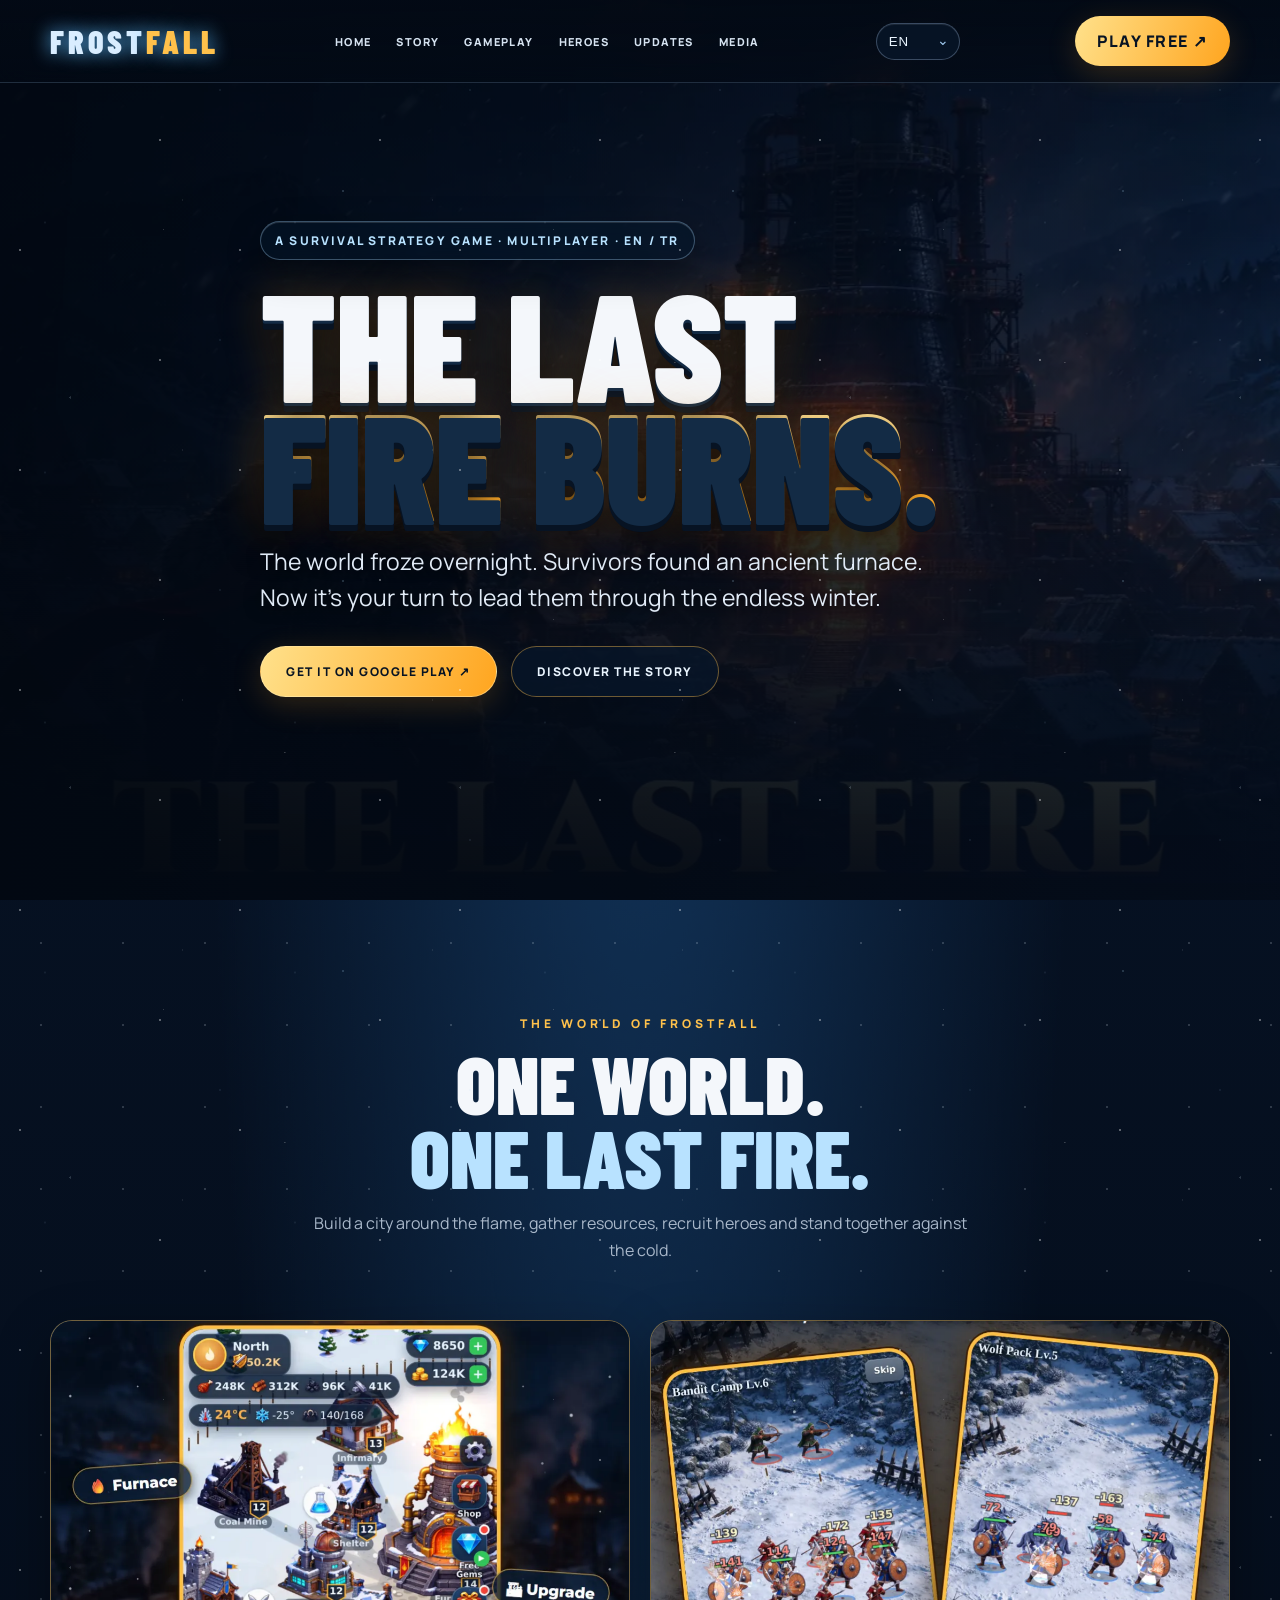
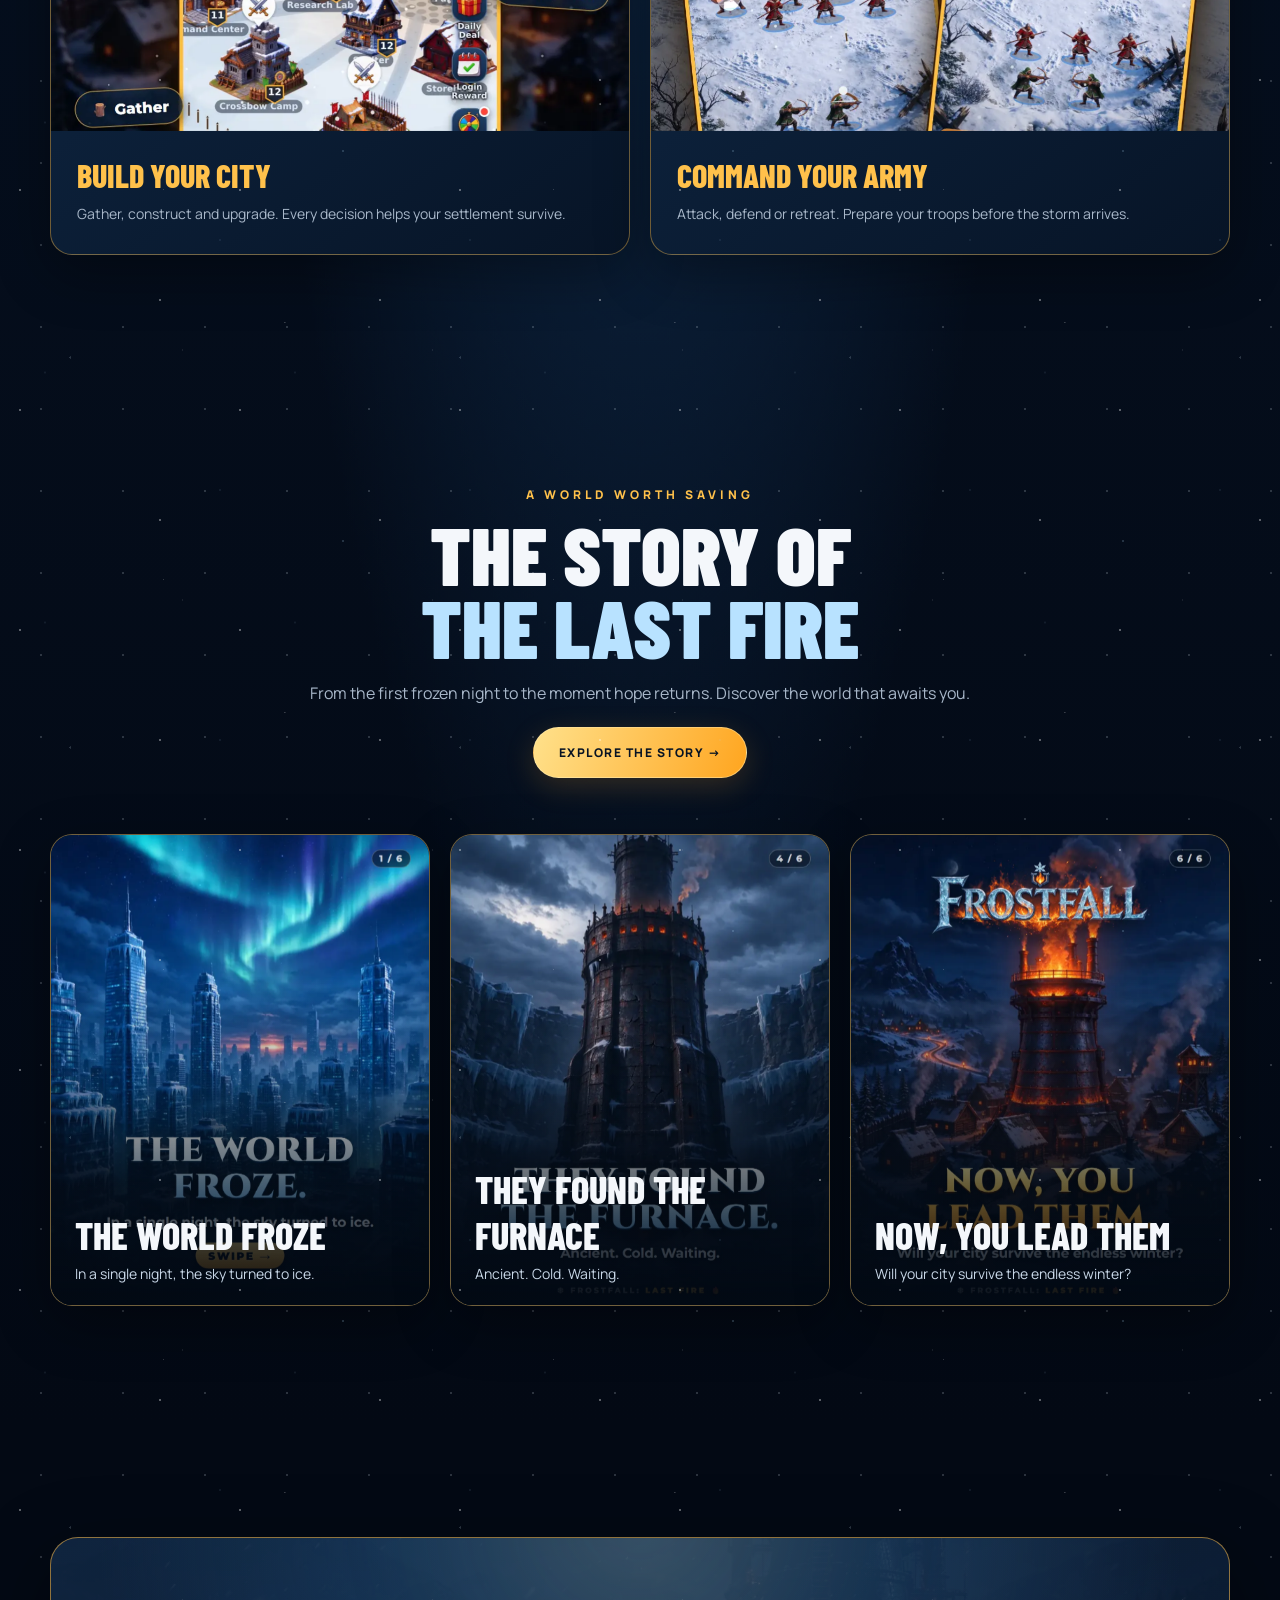
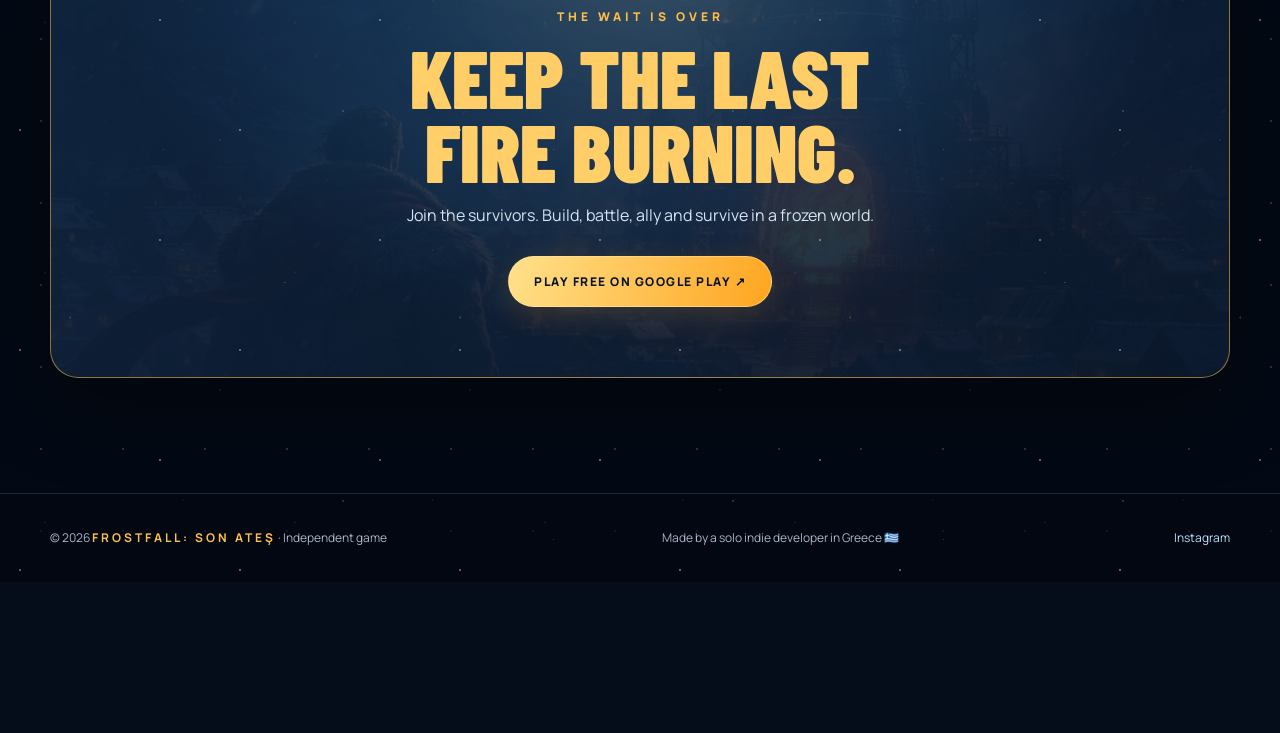
<file: index.html>
<!doctype html><html lang="en"><head><meta charset="utf-8"><meta name="viewport" content="width=device-width,initial-scale=1"><meta name="theme-color" content="#050d1b"><meta name="description" content="Frostfall: Son Ateş — a multiplayer survival strategy game in a frozen world. Build your city, command your army and keep the last fire burning."><title>Home | Frostfall: Son Ateş</title><link rel="stylesheet" href="styles.css"><link rel="manifest" href="manifest.webmanifest"><meta name="apple-mobile-web-app-capable" content="yes"><meta name="mobile-web-app-capable" content="yes"><meta property="og:title" content="Home | Frostfall: Son Ateş"><meta property="og:description" content="Build your city. Command your army. Keep the last fire burning."><meta property="og:type" content="website"></head><body><header class="topbar"><div class="wrap nav"><a class="brand" href="index.html">FROST<span>FALL</span></a><button class="menu" aria-label="Open menu">☰</button><nav class="navlinks"><a href="index.html">Home</a><a href="story.html">Story</a><a href="gameplay.html">Gameplay</a><a href="heroes.html">Heroes</a><a href="updates.html">Updates</a><a href="media.html">Media</a></nav><label class="language-picker" aria-label="Select language"><span class="sr-only">Language</span><select data-language-select aria-label="Select language"><option value="en">EN</option><option value="tr">TR</option><option value="el">ΕΛ</option><option value="de">DE</option><option value="fr">FR</option><option value="es">ES</option><option value="pt">PT</option><option value="it">IT</option><option value="ru">RU</option><option value="ar">عربي</option><option value="zh">中文</option><option value="ja">日本語</option></select></label><a class="navcta" href="https://play.google.com/store/apps/details?id=com.ardaedits.frostfall" target="_blank" rel="noopener">Play Free ↗</a></div></header><div class="snow"></div>
<main><section class="hero"><div class="hero-media"><img class="video-poster" src="assets/01_last_fire.webp" alt="Frostfall video preview — upload the original video to enable playback" loading="lazy"></div><div class="wrap hero-content"><div class="eyebrow">A survival strategy game · Multiplayer · EN / TR</div><h1>THE LAST <span>FIRE BURNS.</span></h1><p>The world froze overnight. Survivors found an ancient furnace. Now it’s your turn to lead them through the endless winter.</p><div class="actions"><a class="btn" href="https://play.google.com/store/apps/details?id=com.ardaedits.frostfall" target="_blank" rel="noopener">Get it on Google Play ↗</a><a class="btn secondary" href="story.html">Discover the story</a></div></div></section>
<section class="section"><div class="wrap"><div class="section-head reveal"><div class="kicker">The world of Frostfall</div><h2>ONE WORLD.<br><span class="ice">ONE LAST FIRE.</span></h2><p>Build a city around the flame, gather resources, recruit heroes and stand together against the cold.</p></div><div class="feature-grid"><article class="feature-card reveal"><img src="assets/03_build_city.webp" alt="Build your city"><div class="feature-copy"><h3>Build your city</h3><p>Gather, construct and upgrade. Every decision helps your settlement survive.</p></div></article><article class="feature-card reveal"><img src="assets/06_battles.webp" alt="Command your army"><div class="feature-copy"><h3>Command your army</h3><p>Attack, defend or retreat. Prepare your troops before the storm arrives.</p></div></article></div></div></section>
<section class="section"><div class="wrap"><div class="section-head reveal"><div class="kicker">A world worth saving</div><h2>THE STORY OF<br><span class="ice">THE LAST FIRE</span></h2><p>From the first frozen night to the moment hope returns. Discover the world that awaits you.</p><a class="btn" href="story.html">Explore the story →</a></div><div class="story-grid"><article class="story-card reveal"><img src="assets/02_story_1.webp" alt="The world froze"><div class="story-copy"><h3>The world froze</h3><p>In a single night, the sky turned to ice.</p></div></article><article class="story-card reveal"><img src="assets/02_story_4.webp" alt="They found the furnace"><div class="story-copy"><h3>They found the furnace</h3><p>Ancient. Cold. Waiting.</p></div></article><article class="story-card reveal"><img src="assets/02_story_6.webp" alt="Now you lead them"><div class="story-copy"><h3>Now, you lead them</h3><p>Will your city survive the endless winter?</p></div></article></div></div></section>
<section class="section"><div class="wrap cta-band reveal"><div class="kicker">The wait is over</div><h2>KEEP THE LAST<br>FIRE BURNING.</h2><p>Join the survivors. Build, battle, ally and survive in a frozen world.</p><a class="btn" href="https://play.google.com/store/apps/details?id=com.ardaedits.frostfall" target="_blank" rel="noopener">Play free on Google Play ↗</a></div></section></main><footer class="footer"><div class="wrap footer-inner"><span>© 2026 <b>FROSTFALL: SON ATEŞ</b> · Independent game</span><span>Made by a solo indie developer in Greece 🇬🇷</span><span><a href="https://www.instagram.com/frostfall.game/" target="_blank">Instagram</a></span></div></footer><script src="script.js"></script></body></html>
</file>
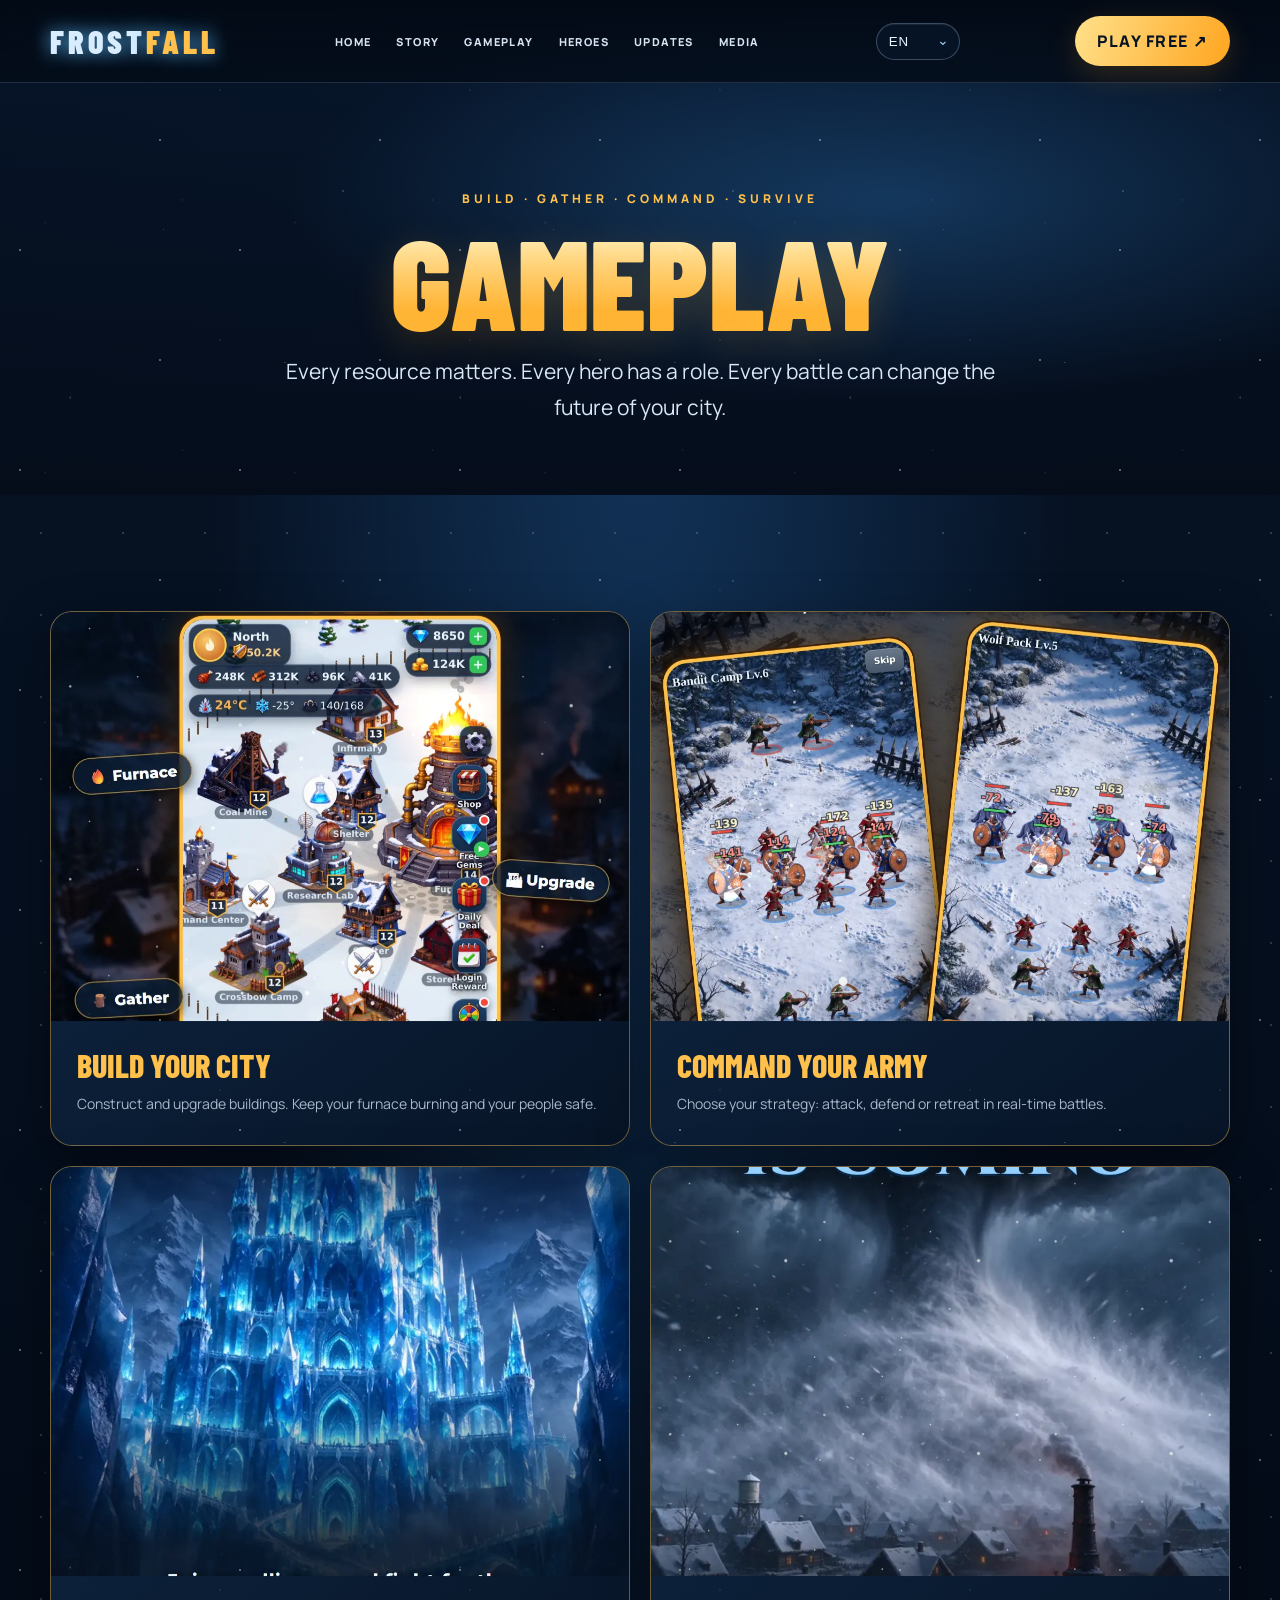
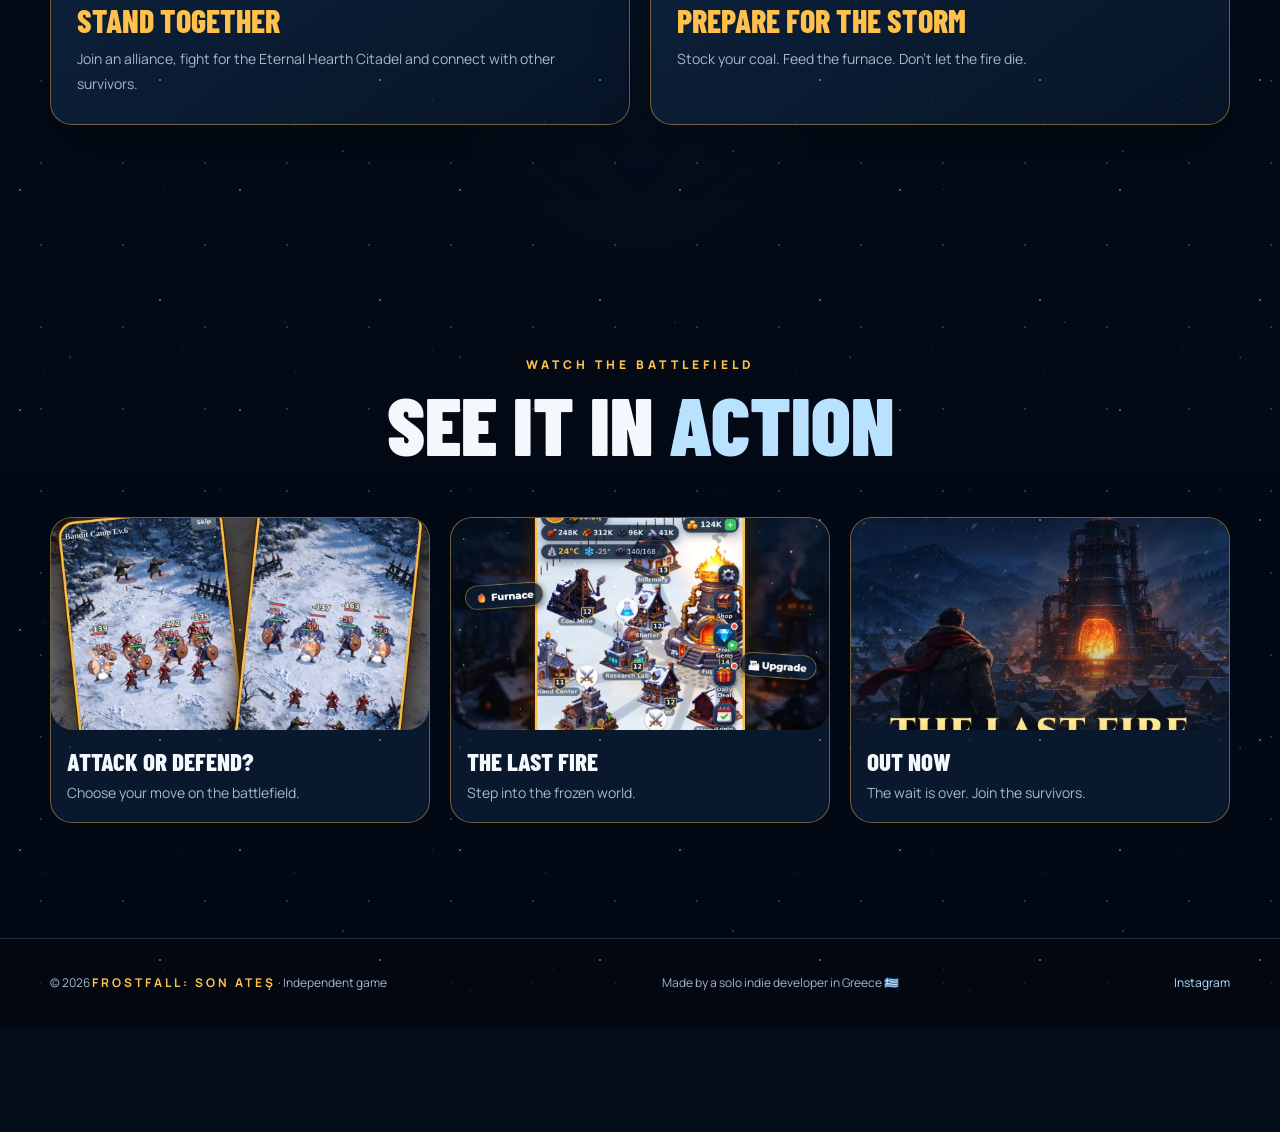
<file: gameplay.html>
<!doctype html><html lang="en"><head><meta charset="utf-8"><meta name="viewport" content="width=device-width,initial-scale=1"><meta name="theme-color" content="#050d1b"><meta name="description" content="Frostfall: Son Ateş — a multiplayer survival strategy game in a frozen world. Build your city, command your army and keep the last fire burning."><title>Gameplay | Frostfall: Son Ateş</title><link rel="stylesheet" href="styles.css"><link rel="manifest" href="manifest.webmanifest"><meta name="apple-mobile-web-app-capable" content="yes"><meta name="mobile-web-app-capable" content="yes"><meta property="og:title" content="Gameplay | Frostfall: Son Ateş"><meta property="og:description" content="Build your city. Command your army. Keep the last fire burning."><meta property="og:type" content="website"></head><body><header class="topbar"><div class="wrap nav"><a class="brand" href="index.html">FROST<span>FALL</span></a><button class="menu" aria-label="Open menu">☰</button><nav class="navlinks"><a href="index.html">Home</a><a href="story.html">Story</a><a href="gameplay.html">Gameplay</a><a href="heroes.html">Heroes</a><a href="updates.html">Updates</a><a href="media.html">Media</a></nav><label class="language-picker" aria-label="Select language"><span class="sr-only">Language</span><select data-language-select aria-label="Select language"><option value="en">EN</option><option value="tr">TR</option><option value="el">ΕΛ</option><option value="de">DE</option><option value="fr">FR</option><option value="es">ES</option><option value="pt">PT</option><option value="it">IT</option><option value="ru">RU</option><option value="ar">عربي</option><option value="zh">中文</option><option value="ja">日本語</option></select></label><a class="navcta" href="https://play.google.com/store/apps/details?id=com.ardaedits.frostfall" target="_blank" rel="noopener">Play Free ↗</a></div></header><div class="snow"></div><main><section class="page-hero"><div class="wrap"><div class="kicker">Build · Gather · Command · Survive</div><h1>GAMEPLAY</h1><p>Every resource matters. Every hero has a role. Every battle can change the future of your city.</p></div></section><section class="section"><div class="wrap"><div class="feature-grid"><article class="feature-card reveal"><img src="assets/03_build_city.webp" alt="Build your city"><div class="feature-copy"><h3>Build your city</h3><p>Construct and upgrade buildings. Keep your furnace burning and your people safe.</p></div></article><article class="feature-card reveal"><img src="assets/06_battles.webp" alt="Command your army"><div class="feature-copy"><h3>Command your army</h3><p>Choose your strategy: attack, defend or retreat in real-time battles.</p></div></article><article class="feature-card reveal"><img src="assets/07_alliance.webp" alt="Stand together"><div class="feature-copy"><h3>Stand together</h3><p>Join an alliance, fight for the Eternal Hearth Citadel and connect with other survivors.</p></div></article><article class="feature-card reveal"><img src="assets/05_storm.webp" alt="Prepare for the storm"><div class="feature-copy"><h3>Prepare for the storm</h3><p>Stock your coal. Feed the furnace. Don't let the fire die.</p></div></article></div></div></section><section class="section"><div class="wrap"><div class="section-head"><div class="kicker">Watch the battlefield</div><h2>SEE IT IN <span class="ice">ACTION</span></h2></div><div class="video-grid"><article class="video-card reveal"><img class="video-poster" src="assets/06_battles.webp" alt="Frostfall video preview — upload the original video to enable playback" loading="lazy"><div class="vcopy"><h3>Attack or defend?</h3><p>Choose your move on the battlefield.</p></div></article><article class="video-card reveal"><img class="video-poster" src="assets/03_build_city.webp" alt="Frostfall video preview — upload the original video to enable playback" loading="lazy"><div class="vcopy"><h3>The last fire</h3><p>Step into the frozen world.</p></div></article><article class="video-card reveal"><img class="video-poster" src="assets/01_last_fire.webp" alt="Frostfall video preview — upload the original video to enable playback" loading="lazy"><div class="vcopy"><h3>Out now</h3><p>The wait is over. Join the survivors.</p></div></article></div></div></section></main><footer class="footer"><div class="wrap footer-inner"><span>© 2026 <b>FROSTFALL: SON ATEŞ</b> · Independent game</span><span>Made by a solo indie developer in Greece 🇬🇷</span><span><a href="https://www.instagram.com/frostfall.game/" target="_blank">Instagram</a></span></div></footer><script src="script.js"></script></body></html>
</file>
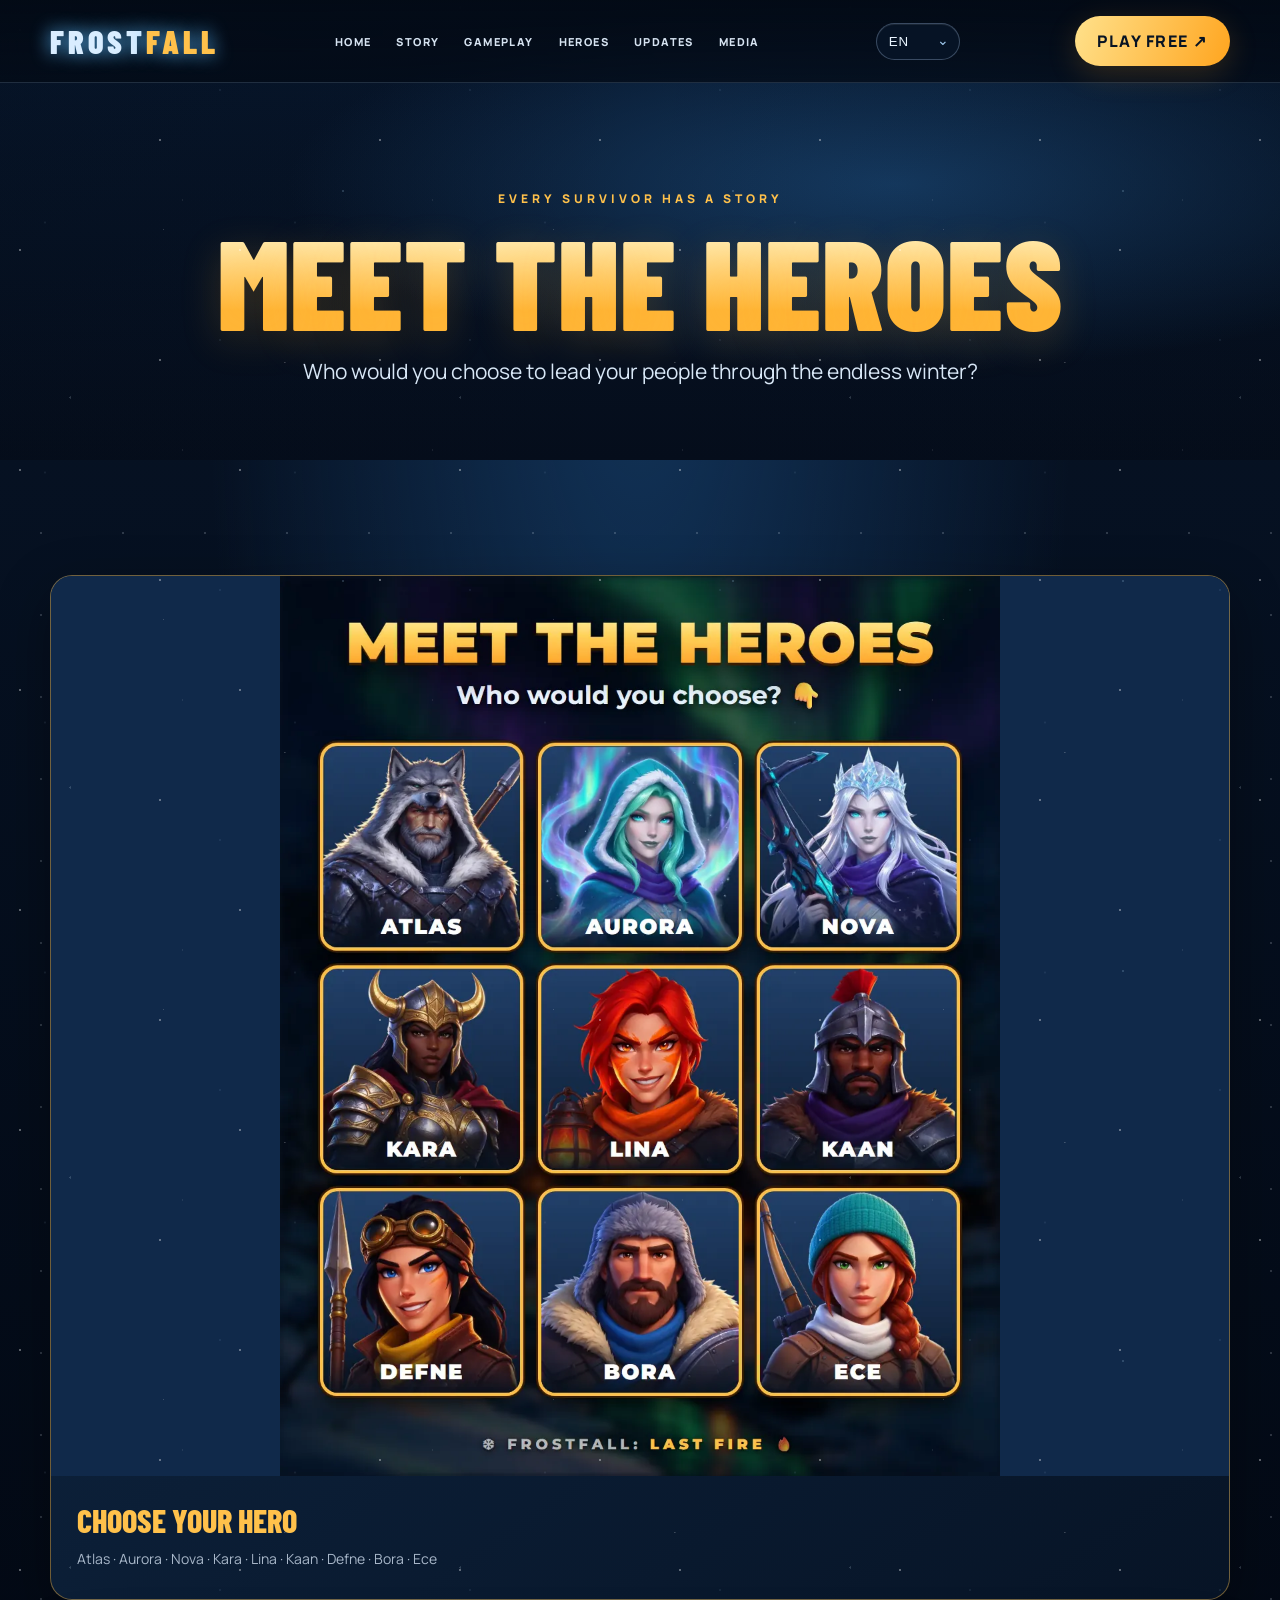
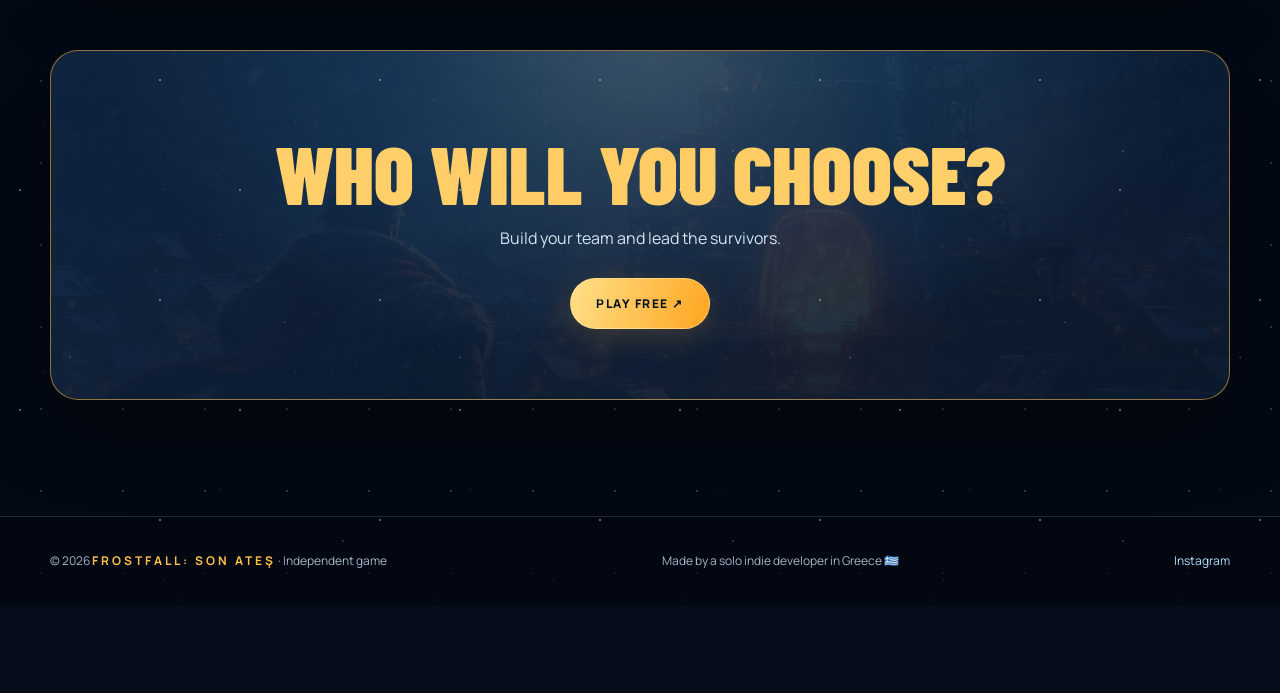
<file: heroes.html>
<!doctype html><html lang="en"><head><meta charset="utf-8"><meta name="viewport" content="width=device-width,initial-scale=1"><meta name="theme-color" content="#050d1b"><meta name="description" content="Frostfall: Son Ateş — a multiplayer survival strategy game in a frozen world. Build your city, command your army and keep the last fire burning."><title>Heroes | Frostfall: Son Ateş</title><link rel="stylesheet" href="styles.css"><link rel="manifest" href="manifest.webmanifest"><meta name="apple-mobile-web-app-capable" content="yes"><meta name="mobile-web-app-capable" content="yes"><meta property="og:title" content="Heroes | Frostfall: Son Ateş"><meta property="og:description" content="Build your city. Command your army. Keep the last fire burning."><meta property="og:type" content="website"></head><body><header class="topbar"><div class="wrap nav"><a class="brand" href="index.html">FROST<span>FALL</span></a><button class="menu" aria-label="Open menu">☰</button><nav class="navlinks"><a href="index.html">Home</a><a href="story.html">Story</a><a href="gameplay.html">Gameplay</a><a href="heroes.html">Heroes</a><a href="updates.html">Updates</a><a href="media.html">Media</a></nav><label class="language-picker" aria-label="Select language"><span class="sr-only">Language</span><select data-language-select aria-label="Select language"><option value="en">EN</option><option value="tr">TR</option><option value="el">ΕΛ</option><option value="de">DE</option><option value="fr">FR</option><option value="es">ES</option><option value="pt">PT</option><option value="it">IT</option><option value="ru">RU</option><option value="ar">عربي</option><option value="zh">中文</option><option value="ja">日本語</option></select></label><a class="navcta" href="https://play.google.com/store/apps/details?id=com.ardaedits.frostfall" target="_blank" rel="noopener">Play Free ↗</a></div></header><div class="snow"></div><main><section class="page-hero"><div class="wrap"><div class="kicker">Every survivor has a story</div><h1>MEET THE HEROES</h1><p>Who would you choose to lead your people through the endless winter?</p></div></section><section class="section"><div class="wrap"><div class="hero-grid"><article class="feature-card reveal" style="grid-column:1/-1"><img src="assets/04_heroes.webp" alt="All nine Frostfall heroes" style="height:auto;max-height:900px;object-fit:contain;background:#10294a"><div class="feature-copy"><h3>CHOOSE YOUR HERO</h3><p>Atlas · Aurora · Nova · Kara · Lina · Kaan · Defne · Bora · Ece</p></div></article></div><div class="cta-band reveal" style="margin-top:50px"><h2>WHO WILL YOU CHOOSE?</h2><p>Build your team and lead the survivors.</p><a class="btn" href="https://play.google.com/store/apps/details?id=com.ardaedits.frostfall" target="_blank" rel="noopener">Play free ↗</a></div></div></section></main><footer class="footer"><div class="wrap footer-inner"><span>© 2026 <b>FROSTFALL: SON ATEŞ</b> · Independent game</span><span>Made by a solo indie developer in Greece 🇬🇷</span><span><a href="https://www.instagram.com/frostfall.game/" target="_blank">Instagram</a></span></div></footer><script src="script.js"></script></body></html>
</file>
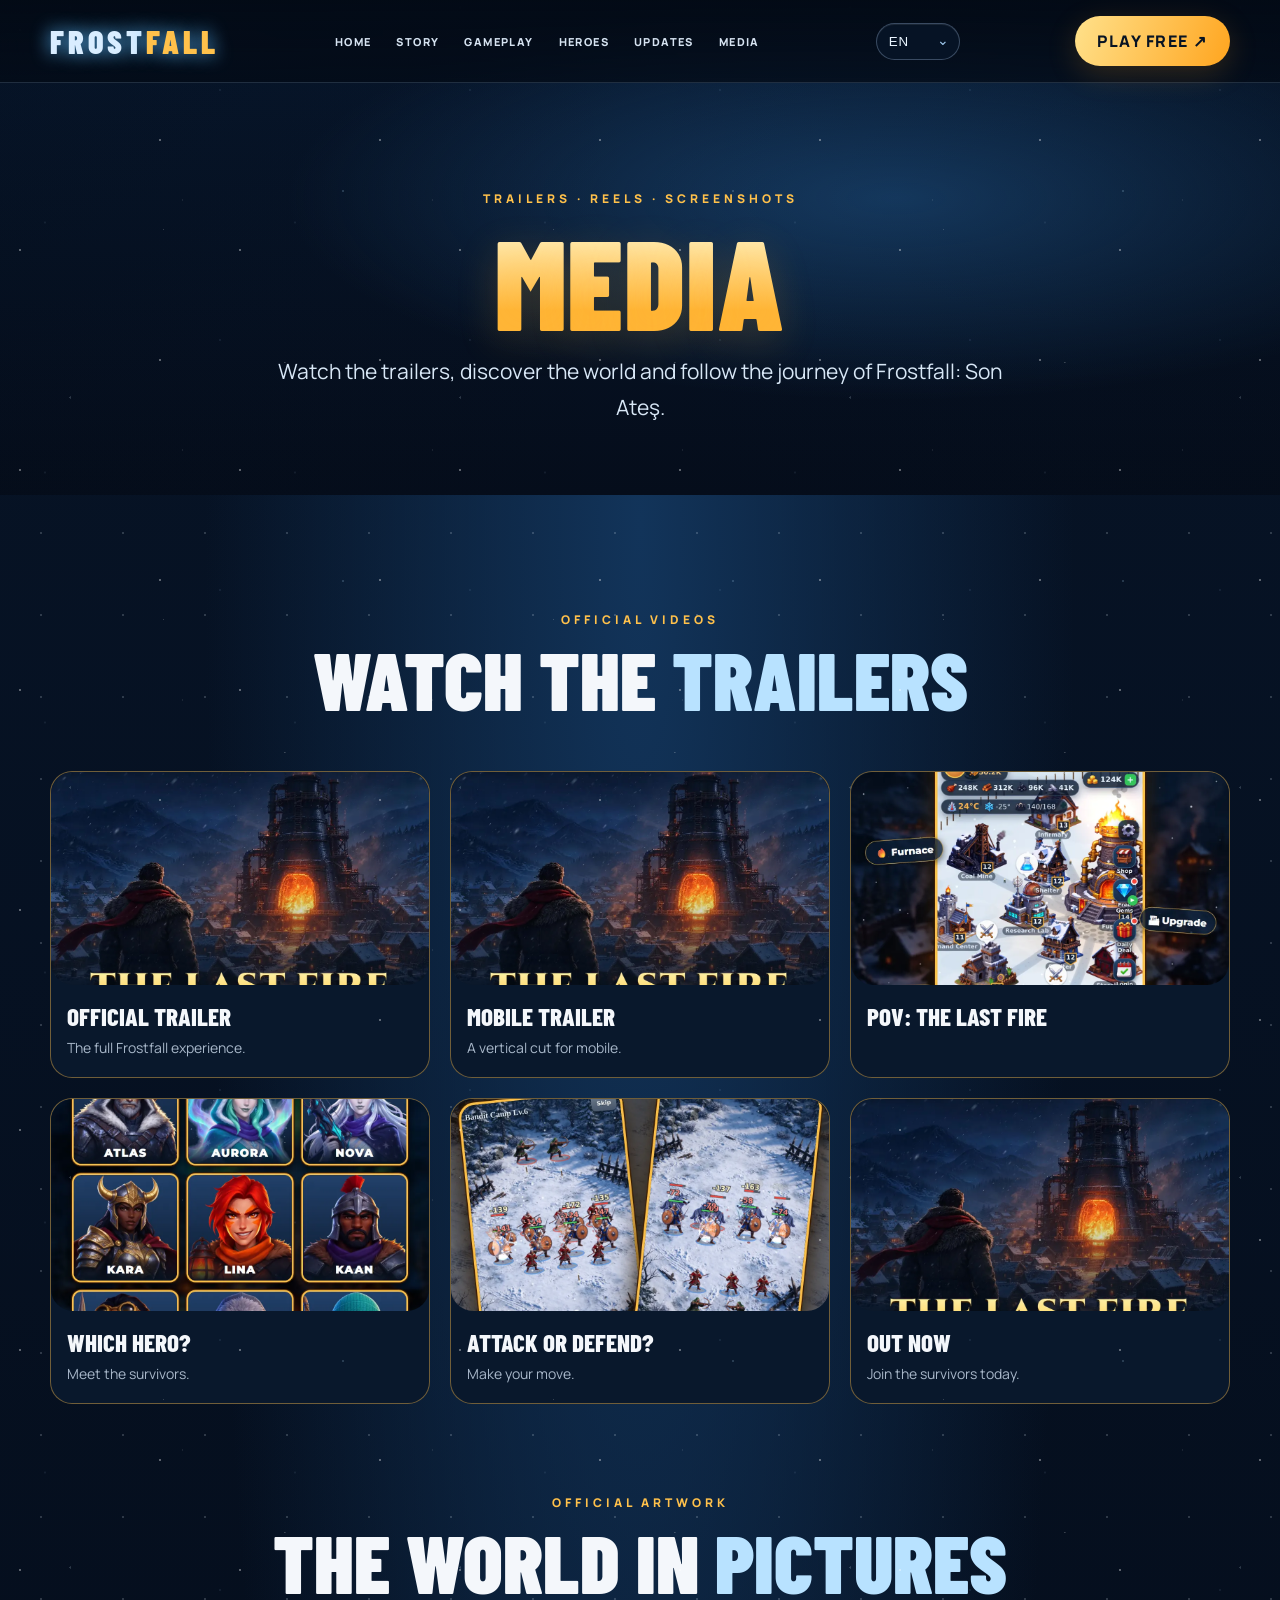
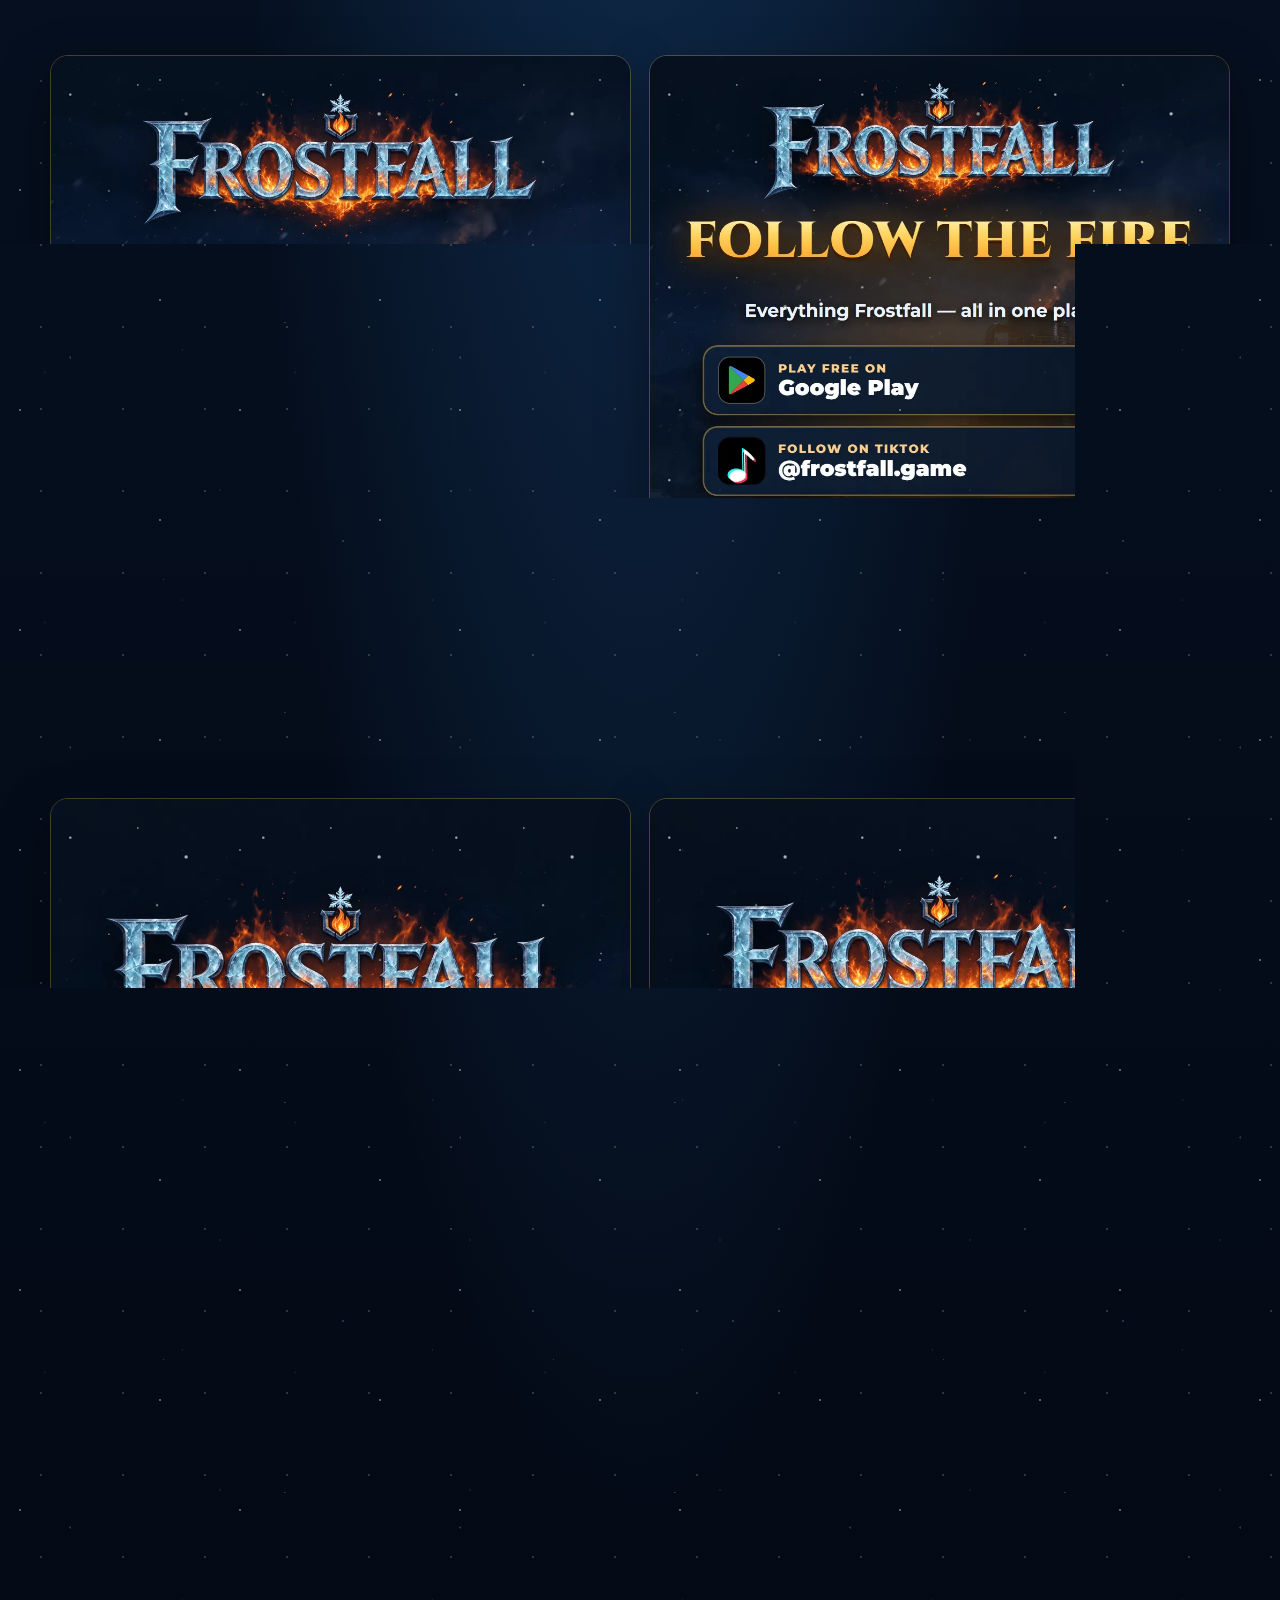
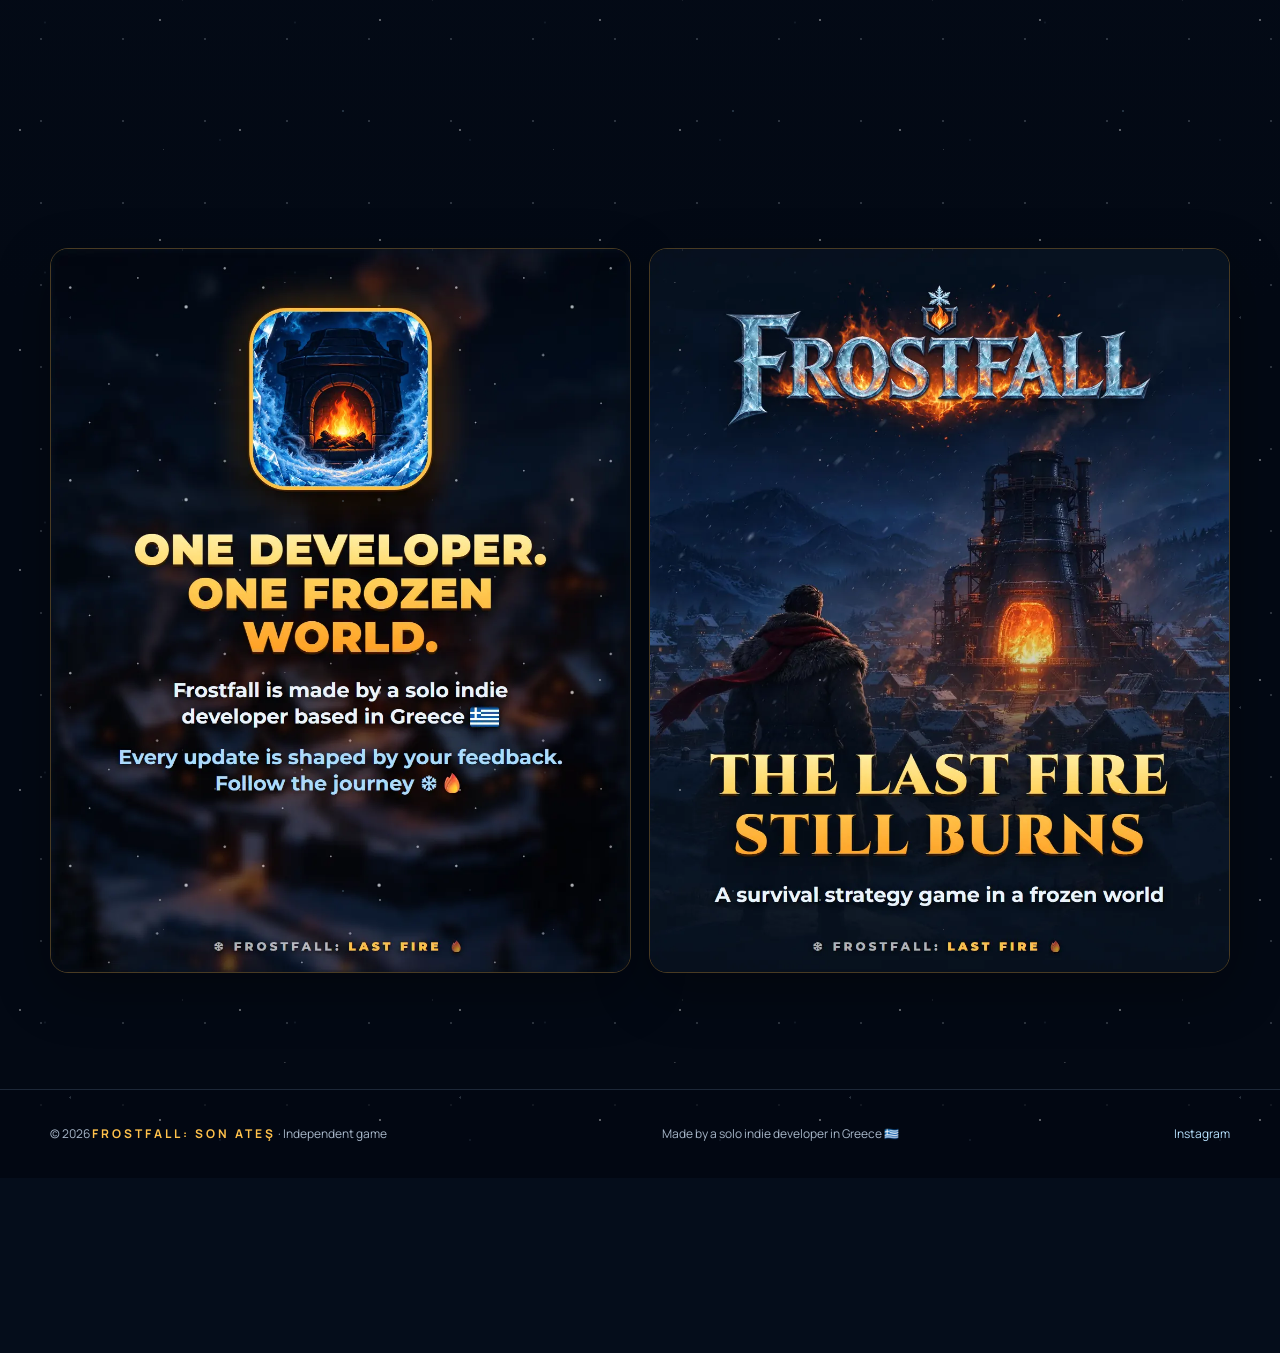
<file: media.html>
<!doctype html><html lang="en"><head><meta charset="utf-8"><meta name="viewport" content="width=device-width,initial-scale=1"><meta name="theme-color" content="#050d1b"><meta name="description" content="Frostfall: Son Ateş — a multiplayer survival strategy game in a frozen world. Build your city, command your army and keep the last fire burning."><title>Media | Frostfall: Son Ateş</title><link rel="stylesheet" href="styles.css"><link rel="manifest" href="manifest.webmanifest"><meta name="apple-mobile-web-app-capable" content="yes"><meta name="mobile-web-app-capable" content="yes"><meta property="og:title" content="Media | Frostfall: Son Ateş"><meta property="og:description" content="Build your city. Command your army. Keep the last fire burning."><meta property="og:type" content="website"></head><body><header class="topbar"><div class="wrap nav"><a class="brand" href="index.html">FROST<span>FALL</span></a><button class="menu" aria-label="Open menu">☰</button><nav class="navlinks"><a href="index.html">Home</a><a href="story.html">Story</a><a href="gameplay.html">Gameplay</a><a href="heroes.html">Heroes</a><a href="updates.html">Updates</a><a href="media.html">Media</a></nav><label class="language-picker" aria-label="Select language"><span class="sr-only">Language</span><select data-language-select aria-label="Select language"><option value="en">EN</option><option value="tr">TR</option><option value="el">ΕΛ</option><option value="de">DE</option><option value="fr">FR</option><option value="es">ES</option><option value="pt">PT</option><option value="it">IT</option><option value="ru">RU</option><option value="ar">عربي</option><option value="zh">中文</option><option value="ja">日本語</option></select></label><a class="navcta" href="https://play.google.com/store/apps/details?id=com.ardaedits.frostfall" target="_blank" rel="noopener">Play Free ↗</a></div></header><div class="snow"></div><main><section class="page-hero"><div class="wrap"><div class="kicker">Trailers · Reels · Screenshots</div><h1>MEDIA</h1><p>Watch the trailers, discover the world and follow the journey of Frostfall: Son Ateş.</p></div></section><section class="section"><div class="wrap"><div class="section-head"><div class="kicker">Official videos</div><h2>WATCH THE <span class="ice">TRAILERS</span></h2></div><div class="video-grid"><article class="video-card reveal"><img class="video-poster" src="assets/01_last_fire.webp" alt="Frostfall video preview — upload the original video to enable playback" loading="lazy"><div class="vcopy"><h3>Official trailer</h3><p>The full Frostfall experience.</p></div></article><article class="video-card reveal"><img class="video-poster" src="assets/01_last_fire.webp" alt="Frostfall video preview — upload the original video to enable playback" loading="lazy"><div class="vcopy"><h3>Mobile trailer</h3><p>A vertical cut for mobile.</p></div></article><article class="video-card reveal"><img class="video-poster" src="assets/03_build_city.webp" alt="Frostfall video preview — upload the original video to enable playback" loading="lazy"><div class="vcopy"><h3>POV: The last fire</h3><p>Feel the atmosphere.</p></div></article><article class="video-card reveal"><img class="video-poster" src="assets/04_heroes.webp" alt="Frostfall video preview — upload the original video to enable playback" loading="lazy"><div class="vcopy"><h3>Which hero?</h3><p>Meet the survivors.</p></div></article><article class="video-card reveal"><img class="video-poster" src="assets/06_battles.webp" alt="Frostfall video preview — upload the original video to enable playback" loading="lazy"><div class="vcopy"><h3>Attack or defend?</h3><p>Make your move.</p></div></article><article class="video-card reveal"><img class="video-poster" src="assets/01_last_fire.webp" alt="Frostfall video preview — upload the original video to enable playback" loading="lazy"><div class="vcopy"><h3>Out now</h3><p>Join the survivors today.</p></div></article></div><div class="section-head" style="margin-top:90px"><div class="kicker">Official artwork</div><h2>THE WORLD IN <span class="ice">PICTURES</span></h2></div><div class="gallery"><img class="reveal" src="assets/lansman_gonderi.webp" alt="Frostfall promotional artwork"><img class="reveal" src="assets/her_yerde_gonderi.webp" alt="Frostfall promotional artwork"><img class="reveal" src="assets/lansman_hikaye.webp" alt="Frostfall promotional artwork"><img class="reveal" src="assets/her_yerde_hikaye.webp" alt="Frostfall promotional artwork"><img class="reveal" src="assets/09_indie_dev.webp" alt="Frostfall promotional artwork"><img class="reveal" src="assets/01_last_fire.webp" alt="Frostfall promotional artwork"></div></div></section></main><footer class="footer"><div class="wrap footer-inner"><span>© 2026 <b>FROSTFALL: SON ATEŞ</b> · Independent game</span><span>Made by a solo indie developer in Greece 🇬🇷</span><span><a href="https://www.instagram.com/frostfall.game/" target="_blank">Instagram</a></span></div></footer><script src="script.js"></script></body></html>
</file>
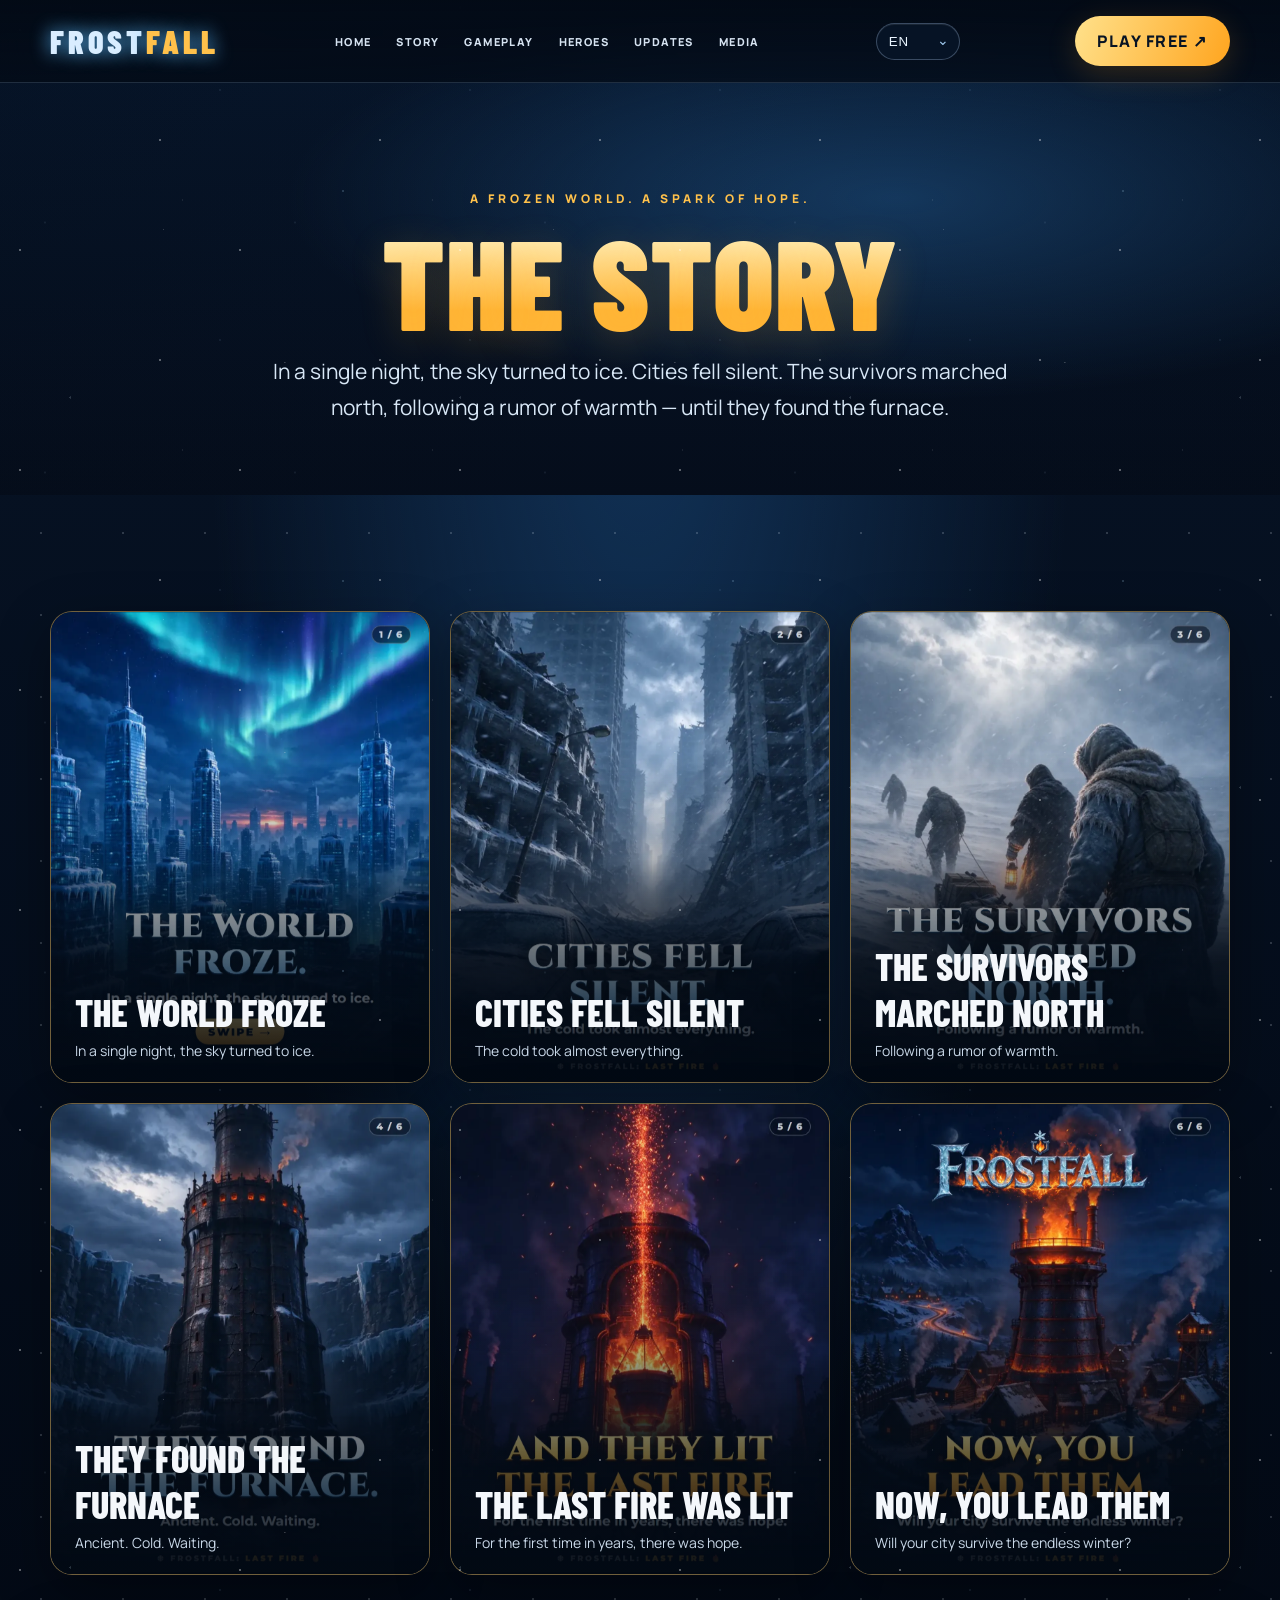
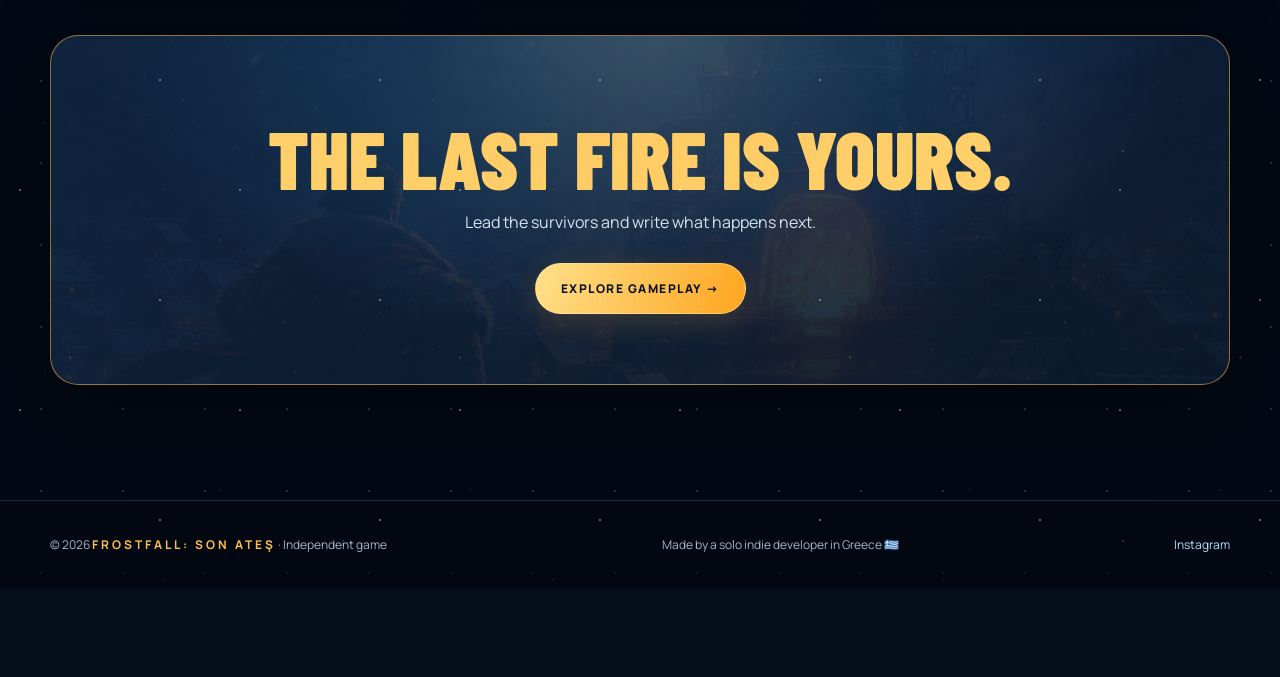
<file: story.html>
<!doctype html><html lang="en"><head><meta charset="utf-8"><meta name="viewport" content="width=device-width,initial-scale=1"><meta name="theme-color" content="#050d1b"><meta name="description" content="Frostfall: Son Ateş — a multiplayer survival strategy game in a frozen world. Build your city, command your army and keep the last fire burning."><title>Story | Frostfall: Son Ateş</title><link rel="stylesheet" href="styles.css"><link rel="manifest" href="manifest.webmanifest"><meta name="apple-mobile-web-app-capable" content="yes"><meta name="mobile-web-app-capable" content="yes"><meta property="og:title" content="Story | Frostfall: Son Ateş"><meta property="og:description" content="Build your city. Command your army. Keep the last fire burning."><meta property="og:type" content="website"></head><body><header class="topbar"><div class="wrap nav"><a class="brand" href="index.html">FROST<span>FALL</span></a><button class="menu" aria-label="Open menu">☰</button><nav class="navlinks"><a href="index.html">Home</a><a href="story.html">Story</a><a href="gameplay.html">Gameplay</a><a href="heroes.html">Heroes</a><a href="updates.html">Updates</a><a href="media.html">Media</a></nav><label class="language-picker" aria-label="Select language"><span class="sr-only">Language</span><select data-language-select aria-label="Select language"><option value="en">EN</option><option value="tr">TR</option><option value="el">ΕΛ</option><option value="de">DE</option><option value="fr">FR</option><option value="es">ES</option><option value="pt">PT</option><option value="it">IT</option><option value="ru">RU</option><option value="ar">عربي</option><option value="zh">中文</option><option value="ja">日本語</option></select></label><a class="navcta" href="https://play.google.com/store/apps/details?id=com.ardaedits.frostfall" target="_blank" rel="noopener">Play Free ↗</a></div></header><div class="snow"></div><main><section class="page-hero"><div class="wrap"><div class="kicker">A frozen world. A spark of hope.</div><h1>THE STORY</h1><p>In a single night, the sky turned to ice. Cities fell silent. The survivors marched north, following a rumor of warmth — until they found the furnace.</p></div></section><section class="section"><div class="wrap"><div class="story-grid"><article class="story-card reveal"><img src="assets/02_story_1.webp" alt="The world froze"><div class="story-copy"><h3>The world froze</h3><p>In a single night, the sky turned to ice.</p></div></article><article class="story-card reveal"><img src="assets/02_story_2.webp" alt="Cities fell silent"><div class="story-copy"><h3>Cities fell silent</h3><p>The cold took almost everything.</p></div></article><article class="story-card reveal"><img src="assets/02_story_3.webp" alt="The survivors marched north"><div class="story-copy"><h3>The survivors marched north</h3><p>Following a rumor of warmth.</p></div></article><article class="story-card reveal"><img src="assets/02_story_4.webp" alt="They found the furnace"><div class="story-copy"><h3>They found the furnace</h3><p>Ancient. Cold. Waiting.</p></div></article><article class="story-card reveal"><img src="assets/02_story_5.webp" alt="The last fire was lit"><div class="story-copy"><h3>The last fire was lit</h3><p>For the first time in years, there was hope.</p></div></article><article class="story-card reveal"><img src="assets/02_story_6.webp" alt="Now, you lead them"><div class="story-copy"><h3>Now, you lead them</h3><p>Will your city survive the endless winter?</p></div></article></div><div class="cta-band reveal" style="margin-top:60px"><h2>THE LAST FIRE IS YOURS.</h2><p>Lead the survivors and write what happens next.</p><a class="btn" href="gameplay.html">Explore gameplay →</a></div></div></section></main><footer class="footer"><div class="wrap footer-inner"><span>© 2026 <b>FROSTFALL: SON ATEŞ</b> · Independent game</span><span>Made by a solo indie developer in Greece 🇬🇷</span><span><a href="https://www.instagram.com/frostfall.game/" target="_blank">Instagram</a></span></div></footer><script src="script.js"></script></body></html>
</file>
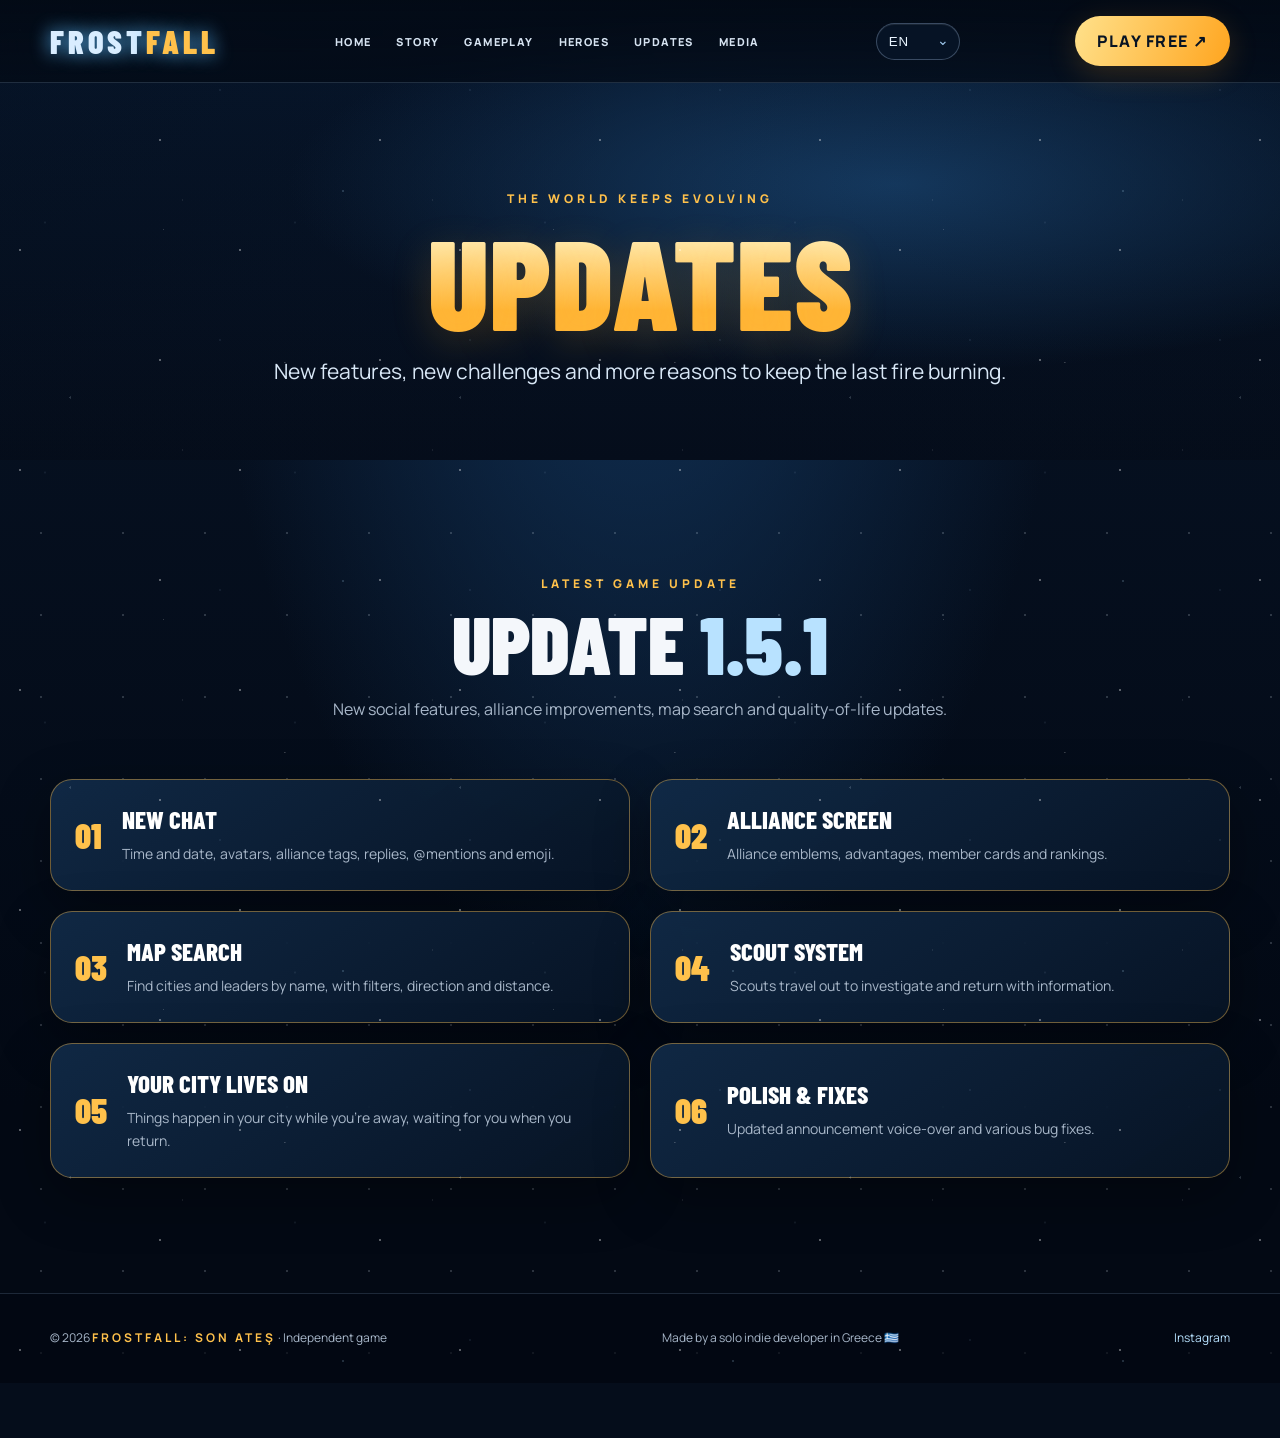
<file: updates.html>
<!doctype html><html lang="en"><head><meta charset="utf-8"><meta name="viewport" content="width=device-width,initial-scale=1"><meta name="theme-color" content="#050d1b"><meta name="description" content="Frostfall: Son Ateş — a multiplayer survival strategy game in a frozen world. Build your city, command your army and keep the last fire burning."><title>Updates | Frostfall: Son Ateş</title><link rel="stylesheet" href="styles.css"><link rel="manifest" href="manifest.webmanifest"><meta name="apple-mobile-web-app-capable" content="yes"><meta name="mobile-web-app-capable" content="yes"><meta property="og:title" content="Updates | Frostfall: Son Ateş"><meta property="og:description" content="Build your city. Command your army. Keep the last fire burning."><meta property="og:type" content="website"></head><body><header class="topbar"><div class="wrap nav"><a class="brand" href="index.html">FROST<span>FALL</span></a><button class="menu" aria-label="Open menu">☰</button><nav class="navlinks"><a href="index.html">Home</a><a href="story.html">Story</a><a href="gameplay.html">Gameplay</a><a href="heroes.html">Heroes</a><a href="updates.html">Updates</a><a href="media.html">Media</a></nav><label class="language-picker" aria-label="Select language"><span class="sr-only">Language</span><select data-language-select aria-label="Select language"><option value="en">EN</option><option value="tr">TR</option><option value="el">ΕΛ</option><option value="de">DE</option><option value="fr">FR</option><option value="es">ES</option><option value="pt">PT</option><option value="it">IT</option><option value="ru">RU</option><option value="ar">عربي</option><option value="zh">中文</option><option value="ja">日本語</option></select></label><a class="navcta" href="https://play.google.com/store/apps/details?id=com.ardaedits.frostfall" target="_blank" rel="noopener">Play Free ↗</a></div></header><div class="snow"></div><main><section class="page-hero"><div class="wrap"><div class="kicker">The world keeps evolving</div><h1>UPDATES</h1><p>New features, new challenges and more reasons to keep the last fire burning.</p></div></section><section class="section"><div class="wrap">
<div class="section-head reveal"><div class="kicker">Latest game update</div><h2>UPDATE <span class="ice">1.5.1</span></h2><p>New social features, alliance improvements, map search and quality-of-life updates.</p></div>
<div class="update-grid">
<article class="update-card reveal"><div class="num">01</div><div><h3>New chat</h3><p>Time and date, avatars, alliance tags, replies, @mentions and emoji.</p></div></article>
<article class="update-card reveal"><div class="num">02</div><div><h3>Alliance screen</h3><p>Alliance emblems, advantages, member cards and rankings.</p></div></article>
<article class="update-card reveal"><div class="num">03</div><div><h3>Map search</h3><p>Find cities and leaders by name, with filters, direction and distance.</p></div></article>
<article class="update-card reveal"><div class="num">04</div><div><h3>Scout system</h3><p>Scouts travel out to investigate and return with information.</p></div></article>
<article class="update-card reveal"><div class="num">05</div><div><h3>Your city lives on</h3><p>Things happen in your city while you're away, waiting for you when you return.</p></div></article>
<article class="update-card reveal"><div class="num">06</div><div><h3>Polish & fixes</h3><p>Updated announcement voice-over and various bug fixes.</p></div></article>
</div></div></section></main><footer class="footer"><div class="wrap footer-inner"><span>© 2026 <b>FROSTFALL: SON ATEŞ</b> · Independent game</span><span>Made by a solo indie developer in Greece 🇬🇷</span><span><a href="https://www.instagram.com/frostfall.game/" target="_blank">Instagram</a></span></div></footer><script src="script.js"></script></body></html>
</file>
<file: styles.css>
@import url('https://fonts.googleapis.com/css2?family=Barlow+Condensed:wght@600;700;800;900&family=Manrope:wght@400;500;600;700;800&display=swap');
:root{--bg:#050d1b;--panel:#0b1a30;--ice:#a9d9ff;--gold:#ffb638;--white:#f4f7fb;--muted:#a8b7c9;--line:rgba(255,185,65,.35);--max:1180px}
*{box-sizing:border-box}html{scroll-behavior:smooth}body{margin:0;background:var(--bg);color:var(--white);font-family:Manrope,Arial,sans-serif;overflow-x:hidden}
body:before{content:"";position:fixed;inset:0;z-index:-2;background:radial-gradient(ellipse at 50% 12%,#12345a 0,transparent 48%),linear-gradient(180deg,#071427,#030914 80%)}
a{color:inherit;text-decoration:none}img,video{max-width:100%;display:block}.wrap{width:min(var(--max),calc(100% - 42px));margin:auto}
.topbar{position:fixed;z-index:20;top:0;left:0;right:0;background:rgba(3,10,21,.78);backdrop-filter:blur(16px);border-bottom:1px solid rgba(160,205,255,.12)}
.nav{height:76px;display:flex;align-items:center;justify-content:space-between;gap:20px}.brand{font:900 28px 'Barlow Condensed';letter-spacing:3px;color:#d9edff;text-shadow:0 0 18px #5ebcff}.brand span{color:var(--gold)}
.navlinks{display:flex;align-items:center;gap:24px;font-size:12px;font-weight:800;letter-spacing:1.4px;text-transform:uppercase;color:#d6e3f1}.navlinks a:hover,.navlinks a.active{color:var(--gold)}
.navcta,.btn{display:inline-flex;align-items:center;justify-content:center;gap:10px;padding:14px 22px;border-radius:999px;background:linear-gradient(110deg,#ffe18b,#ffa51f);color:#071323;font-weight:900;letter-spacing:1.5px;text-transform:uppercase;box-shadow:0 8px 30px #ff9e222e;transition:.25s}.navcta:hover,.btn:hover{transform:translateY(-3px);filter:brightness(1.08)}
.menu{display:none;background:none;border:1px solid var(--line);color:white;border-radius:10px;padding:10px;font-size:20px}
.hero{min-height:100vh;display:grid;align-items:end;position:relative;padding:150px 0 86px;overflow:hidden}
.hero-media{position:absolute;inset:0;z-index:-1}.hero-media img,.hero-media video{width:100%;height:100%;object-fit:cover;opacity:.55}.hero-media:after{content:"";position:absolute;inset:0;background:linear-gradient(90deg,rgba(3,10,20,.88),rgba(3,10,20,.2) 70%),linear-gradient(0deg,#050d1b 0,transparent 65%)}
.hero-content{max-width:760px}.eyebrow{color:var(--ice);font-size:12px;letter-spacing:4px;font-weight:900;text-transform:uppercase}.hero h1{font:900 clamp(66px,11vw,150px)/.82 'Barlow Condensed';letter-spacing:1px;margin:22px 0;text-transform:uppercase;text-shadow:0 8px 0 #071323,0 0 45px #ff9e2540}.hero h1 span{display:block;background:linear-gradient(#fff0b0,#ffad2e 75%);background-clip:text;color:transparent}.hero p{font-size:clamp(17px,2vw,23px);line-height:1.55;max-width:610px;color:#e0eaf6}.actions{display:flex;gap:14px;flex-wrap:wrap;margin-top:30px}.btn.secondary{background:rgba(8,24,44,.7);border:1px solid var(--line);color:#eaf5ff;box-shadow:none}
.section{padding:105px 0;position:relative}.section-head{max-width:760px;margin:0 auto 48px;text-align:center}.kicker{color:var(--gold);font-size:12px;font-weight:900;letter-spacing:4px;text-transform:uppercase}.section h2{font:900 clamp(44px,7vw,82px)/.9 'Barlow Condensed';text-transform:uppercase;margin:14px 0 16px}.section h2 .ice{color:var(--ice)}.section-head p{color:var(--muted);line-height:1.7}
.story-grid,.feature-grid,.hero-grid,.update-grid,.social-grid{display:grid;gap:20px}.story-grid{grid-template-columns:repeat(3,1fr)}.story-card,.feature-card,.hero-card,.update-card,.social-card{position:relative;overflow:hidden;border:1px solid var(--line);border-radius:18px;background:#0a1b31;box-shadow:0 18px 55px #0005}.story-card img{width:100%;height:440px;object-fit:cover;transition:transform .6s}.story-card:hover img,.feature-card:hover img{transform:scale(1.045)}.story-card:after{content:"";position:absolute;inset:30% 0 0;background:linear-gradient(transparent,rgba(2,9,19,.95))}.story-copy{position:absolute;z-index:1;bottom:22px;left:24px;right:24px}.story-copy h3{font:800 34px 'Barlow Condensed';text-transform:uppercase;margin:0 0 6px}.story-copy p{margin:0;color:#c8d7e7;font-size:14px}
.feature-grid{grid-template-columns:repeat(2,1fr)}.feature-card img{width:100%;height:380px;object-fit:cover;transition:transform .6s}.feature-copy{padding:22px}.feature-copy h3{font:800 32px 'Barlow Condensed';margin:0 0 8px;text-transform:uppercase;color:var(--gold)}.feature-copy p{color:var(--muted);line-height:1.6;margin:0}
.hero-grid{grid-template-columns:repeat(3,1fr)}.hero-card img{width:100%;aspect-ratio:1/1;object-fit:cover}.hero-card h3{margin:0;padding:14px;text-align:center;font:800 24px 'Barlow Condensed';letter-spacing:1px}
.video-grid{display:grid;grid-template-columns:repeat(3,1fr);gap:20px}.video-card{border:1px solid var(--line);border-radius:18px;overflow:hidden;background:#09182c}.video-card video{width:100%;aspect-ratio:9/16;object-fit:cover;background:#000}.video-card .vcopy{padding:16px}.video-card h3{font:800 25px 'Barlow Condensed';margin:0 0 5px;text-transform:uppercase}.video-card p{font-size:13px;color:var(--muted);margin:0}
.update-grid{grid-template-columns:repeat(2,1fr)}.update-card{padding:24px;display:flex;align-items:center;gap:20px}.update-card .num{font:900 42px 'Barlow Condensed';color:var(--gold)}.update-card h3{margin:0 0 5px;font:800 25px 'Barlow Condensed';text-transform:uppercase}.update-card p{margin:0;color:var(--muted);font-size:14px}
.cta-band{padding:60px 30px;text-align:center;border:1px solid var(--line);border-radius:24px;background:linear-gradient(120deg,#0b2039dd,#071222dd),url('assets/01_last_fire.webp') center/cover}.cta-band h2{font:900 clamp(42px,7vw,78px)/.9 'Barlow Condensed';margin:0 0 18px;text-transform:uppercase}.cta-band p{color:#d8e6f5;margin:0 auto 26px;max-width:650px;line-height:1.6}
.social-grid{grid-template-columns:repeat(3,1fr)}.social-card{padding:24px;display:flex;align-items:center;gap:15px;transition:.2s}.social-card:hover{transform:translateY(-4px);border-color:var(--gold)}.social-icon{width:52px;height:52px;border-radius:15px;background:linear-gradient(135deg,#173b62,#ffae2b);display:grid;place-items:center;font-size:24px}.social-card strong{display:block}.social-card small{color:var(--muted);letter-spacing:1px;text-transform:uppercase;font-size:10px}
.page-hero{padding:170px 0 70px;text-align:center;background:linear-gradient(0deg,#050d1b,transparent),url('assets/01_last_fire.webp') center/cover}.page-hero h1{font:900 clamp(54px,9vw,110px)/.9 'Barlow Condensed';text-transform:uppercase;margin:12px 0}.page-hero p{color:#d2dfed;max-width:700px;margin:auto;line-height:1.7}
.gallery{display:grid;grid-template-columns:repeat(2,1fr);gap:18px}.gallery img{width:100%;border-radius:16px;border:1px solid var(--line)}
.footer{border-top:1px solid rgba(160,205,255,.14);padding:34px 0;color:var(--muted);font-size:12px}.footer-inner{display:flex;justify-content:space-between;gap:20px;flex-wrap:wrap}.footer b{color:var(--gold);letter-spacing:3px}
.reveal{opacity:0;transform:translateY(28px);transition:opacity .7s,transform .7s}.reveal.visible{opacity:1;transform:none}
.snow{position:fixed;inset:0;pointer-events:none;z-index:10;opacity:.35;background-image:radial-gradient(2px 2px at 20px 30px,#fff 50%,transparent 60%),radial-gradient(1px 1px at 90px 80px,#fff 50%,transparent 60%),radial-gradient(2px 2px at 160px 140px,#fff 50%,transparent 60%);background-size:220px 220px;animation:snow 22s linear infinite}@keyframes snow{to{background-position:0 600px}}
@media(max-width:850px){.navlinks{display:none;position:absolute;top:76px;left:0;right:0;padding:24px;background:#061326;flex-direction:column}.navlinks.open{display:flex}.menu{display:block}.navcta{display:none}.story-grid{grid-template-columns:repeat(2,1fr)}.hero-grid{grid-template-columns:repeat(2,1fr)}.social-grid{grid-template-columns:1fr 1fr}}
@media(max-width:560px){.wrap{width:min(100% - 28px,var(--max))}.nav{height:66px}.brand{font-size:24px}.navlinks{top:66px}.hero{min-height:90vh;padding:130px 0 65px}.hero h1{font-size:70px}.section{padding:75px 0}.story-grid,.feature-grid,.hero-grid,.video-grid,.update-grid,.gallery,.social-grid{grid-template-columns:1fr}.story-card img{height:420px}.feature-card img{height:280px}.story-card{max-width:440px;margin:auto;width:100%}.update-card{padding:18px}.page-hero{padding:130px 0 55px}}

/* Frostfall cinematic polish */
:root{--ice:#b8e2ff;--gold:#ffc14b;--line:rgba(255,190,75,.42)}
::selection{background:#ffb638;color:#071323}
body:after{content:"";position:fixed;inset:0;pointer-events:none;z-index:-1;opacity:.18;background-image:radial-gradient(#e7f5ff 1px,transparent 1px);background-size:82px 82px}
.topbar{background:linear-gradient(180deg,rgba(3,10,21,.94),rgba(3,10,21,.72));border-bottom-color:rgba(164,211,255,.18)}
.nav{height:82px}
.brand{font-size:32px;letter-spacing:4px}
.navlinks{gap:clamp(12px,2vw,25px);font-size:11px}
.navlinks a{position:relative;padding:10px 0;transition:color .2s}
.navlinks a:after{content:"";position:absolute;left:0;bottom:2px;width:0;height:2px;background:var(--gold);transition:width .25s}
.navlinks a:hover:after,.navlinks a.active:after{width:100%}
.lang-toggle{border:1px solid rgba(185,220,255,.35);border-radius:999px;background:rgba(12,34,58,.72);color:#dff2ff;font:800 12px Manrope,sans-serif;letter-spacing:1px;padding:10px 13px;cursor:pointer;transition:.2s}
.lang-toggle:hover{border-color:var(--gold);color:var(--gold);transform:translateY(-2px)}
.hero{min-height:min(920px,100svh);padding-top:180px;background:#061326}
.hero-media video{opacity:.68;filter:saturate(.9) contrast(1.08)}
.hero-media:after{background:linear-gradient(90deg,rgba(2,8,17,.92),rgba(2,8,17,.35) 68%,rgba(2,8,17,.12)),linear-gradient(0deg,#050d1b 0,rgba(5,13,27,.16) 55%,rgba(5,13,27,.28))}
.hero-content{padding-bottom:clamp(25px,6vw,90px)}
.hero h1{font-size:clamp(72px,12vw,166px);line-height:.78;letter-spacing:-1px}
.hero p{max-width:670px;text-shadow:0 2px 16px #000}
.eyebrow{display:inline-flex;align-items:center;gap:10px;padding:10px 14px;border:1px solid rgba(173,220,255,.32);border-radius:999px;background:rgba(5,22,42,.55);backdrop-filter:blur(8px);letter-spacing:2.2px}
.btn{padding:16px 25px;border:1px solid rgba(255,238,185,.45);font-size:12px}
.btn.secondary{backdrop-filter:blur(10px)}
.section{padding:clamp(76px,9vw,126px) 0}
.section-head{margin-bottom:56px}
.section-head p{font-size:16px;max-width:660px;margin:0 auto 20px}
.feature-card,.story-card,.hero-card,.update-card,.video-card{border-radius:22px;transition:transform .3s,border-color .3s,box-shadow .3s}
.feature-card:hover,.story-card:hover,.hero-card:hover,.video-card:hover{transform:translateY(-6px);border-color:rgba(255,193,75,.78);box-shadow:0 24px 70px #0008,0 0 30px #ffb63812}
.feature-card{background:linear-gradient(145deg,#102a49,#071426)}
.feature-card img{height:clamp(250px,32vw,410px)}
.feature-copy{padding:25px 26px 28px}
.feature-copy p,.vcopy p{font-size:14px;line-height:1.75}
.story-card img{height:clamp(330px,38vw,470px)}
.story-copy h3{font-size:clamp(25px,3vw,38px)}
.page-hero{padding:190px 0 70px;position:relative;overflow:hidden;background:radial-gradient(ellipse at 70% 40%,#163c64 0,transparent 48%),linear-gradient(180deg,#07172d,#050d1b)}
.page-hero:after{content:"";position:absolute;inset:0;pointer-events:none;background:linear-gradient(90deg,rgba(4,12,24,.2),transparent 50%,rgba(4,12,24,.25))}
.page-hero .wrap{position:relative;z-index:1}
.page-hero h1{font:900 clamp(62px,10vw,126px)/.85 'Barlow Condensed';letter-spacing:1px;margin:20px 0;background:linear-gradient(#fff4c4,#ffb638 78%);background-clip:text;color:transparent;text-shadow:0 10px 40px #ffad2630}
.page-hero p{max-width:740px;color:#d8e7f6;font-size:clamp(16px,2vw,21px);line-height:1.7}
.cta-band{border:1px solid rgba(255,190,75,.55);border-radius:28px;padding:clamp(32px,6vw,70px);background:radial-gradient(ellipse at 50% 0%,#1b4266,transparent 65%),linear-gradient(145deg,#0d2038,#071426);text-align:center;box-shadow:0 25px 80px #0006;position:relative;overflow:hidden}
.cta-band:before{content:"";position:absolute;inset:0;background:url('assets/01_last_fire.webp') center/cover;opacity:.12;mix-blend-mode:screen;pointer-events:none}
.cta-band>*{position:relative}
.cta-band h2{font:900 clamp(44px,7vw,82px)/.9 'Barlow Condensed';margin:15px 0;color:#ffcf69}
.cta-band p{color:#d5e4f4;line-height:1.7}
.update-grid{grid-template-columns:repeat(2,minmax(0,1fr))}
.update-card{display:flex;gap:20px;padding:24px;background:linear-gradient(145deg,rgba(17,43,72,.92),rgba(7,20,37,.96));}
.update-card .num{font:900 35px 'Barlow Condensed';color:var(--gold)}
.update-card h3{font:800 25px 'Barlow Condensed';text-transform:uppercase;margin:0 0 8px;color:#fff}
.update-card p{margin:0;color:var(--muted);line-height:1.7;font-size:14px}
.gallery img{border-radius:18px;border:1px solid rgba(255,190,75,.28);box-shadow:0 18px 55px #0005;transition:transform .3s}
.gallery img:hover{transform:scale(1.025)}
.footer{border-top:1px solid rgba(170,210,255,.16);background:rgba(2,8,17,.62)}
.footer-inner{gap:15px;line-height:1.7}
.footer a{color:var(--ice)}
.reveal{opacity:0;transform:translateY(22px);transition:opacity .65s,transform .65s}
.reveal.visible{opacity:1;transform:translateY(0)}
@media(max-width:900px){
 .nav{height:72px}.navlinks{gap:12px}.navcta{padding:11px 14px;font-size:10px}
 .hero{min-height:850px}.story-grid{grid-template-columns:repeat(2,1fr)}
}
@media(max-width:700px){
 .wrap{width:min(var(--max),calc(100% - 30px))}
 .nav{gap:10px}.brand{font-size:27px}.menu{display:block;order:3}.lang-toggle{margin-left:auto}
 .navcta{padding:10px 12px;font-size:9px;letter-spacing:.7px}
 .navlinks{display:none;position:absolute;top:72px;left:12px;right:12px;padding:18px;border:1px solid rgba(255,190,75,.3);border-radius:16px;background:rgba(4,14,28,.97);backdrop-filter:blur(18px);flex-direction:column;align-items:stretch;gap:6px}
 .navlinks.open{display:flex}.navlinks a{padding:12px 8px}
 .hero{min-height:790px;padding:145px 0 45px}.hero-media video{object-position:58% center}
 .hero h1{font-size:clamp(66px,17vw,112px)}
 .hero p{font-size:17px}
 .section{padding:76px 0}.section-head{margin-bottom:36px}
 .feature-grid,.video-grid{grid-template-columns:1fr}.story-grid{grid-template-columns:1fr}
 .story-card img{height:390px}.feature-card img{height:auto;max-height:360px;object-fit:cover}
 .hero-grid{grid-template-columns:repeat(2,1fr)}
 .update-grid{grid-template-columns:1fr}
 .page-hero{padding:145px 0 45px}
 .footer-inner{flex-direction:column;align-items:flex-start}
}


/* =========================================================
   FROSTFALL 3D EXPERIENCE — GPU-friendly, mobile adaptive
   ========================================================= */
:root{--motion-fast:220ms;--motion-mid:520ms;--motion-slow:900ms}
html{scroll-behavior:smooth;scroll-padding-top:88px}
body{perspective:1200px;transform-style:preserve-3d}
body.is-entering{overflow:hidden}
body.is-entering main{opacity:0;transform:translateY(18px) scale(.985);filter:blur(5px)}
main{transition:opacity .55s ease,transform .65s cubic-bezier(.2,.75,.2,1),filter .55s ease;transform-origin:50% 20%}
body.is-ready main{opacity:1;transform:none;filter:none}
.page-transition{position:fixed;inset:0;z-index:1000;pointer-events:none;opacity:0;visibility:hidden;background:radial-gradient(circle at 50% 50%,rgba(255,175,52,.24),transparent 26%),linear-gradient(135deg,#07172d,#020812 65%);transform:scale(1.08);transition:opacity .32s ease,visibility .32s ease,transform .55s cubic-bezier(.7,0,.2,1)}
.page-transition:before{content:"FROSTFALL";position:absolute;left:50%;top:50%;transform:translate(-50%,-50%) rotateX(18deg);font:900 clamp(44px,10vw,110px)/1 'Barlow Condensed';letter-spacing:.13em;color:#e9f6ff;text-shadow:0 0 35px #67baff,0 12px 0 #102a48}
body.is-leaving .page-transition{opacity:1;visibility:visible;transform:scale(1)}
/* Layered depth on the hero */
.hero{isolation:isolate;transform-style:preserve-3d}
.hero-media{transform:translateZ(-30px) scale(1.04);will-change:transform}
.hero-content{transform:translateZ(35px);transform-style:preserve-3d}
.hero h1{text-shadow:0 3px 0 #132b45,0 9px 0 #071323,0 18px 36px #0009,0 0 52px #ff9e254a}
.hero .eyebrow{box-shadow:0 12px 35px #0005,inset 0 1px #ffffff20}
.hero .btn{transform:translateZ(24px);transition:transform .28s cubic-bezier(.2,.8,.2,1),filter .28s,box-shadow .28s}
.hero .btn:hover{transform:translateY(-5px) translateZ(34px) rotateX(3deg);box-shadow:0 18px 38px #ff9e2245}
/* 3D cards */
.feature-card,.story-card,.hero-card,.video-card,.update-card,.social-card{
 transform-style:preserve-3d;backface-visibility:hidden;
 transition:transform .42s cubic-bezier(.2,.75,.25,1),box-shadow .42s,border-color .42s;
}
.feature-card img,.story-card img,.hero-card img{transform:translateZ(12px);transition:transform .55s cubic-bezier(.2,.75,.25,1),filter .55s}
.feature-copy,.story-copy,.hero-card h3,.video-card .vcopy{transform:translateZ(24px);transform-style:preserve-3d}
.feature-card:hover img,.story-card:hover img,.hero-card:hover img{transform:translateZ(25px) scale(1.035);filter:saturate(1.12) contrast(1.04)}
.story-card:after{transform:translateZ(4px)}
.update-card{transform:perspective(900px) rotateX(0) rotateY(0)}
.update-card:hover{transform:perspective(900px) rotateX(2deg) rotateY(-2deg) translateY(-5px)}
.video-card video{transform:translateZ(8px);transition:transform .4s}
.video-card:hover video{transform:translateZ(20px) scale(1.012)}
/* Floating ice glints and furnace glow */
.snow{pointer-events:none}
.snow:before,.snow:after{content:"";position:fixed;inset:-10vh 0 0;z-index:2;pointer-events:none;background-image:radial-gradient(2px 2px at 18% 25%,#d8efff88 50%,transparent 60%),radial-gradient(1.5px 1.5px at 73% 16%,#fff9 50%,transparent 60%),radial-gradient(2px 2px at 88% 72%,#b8e2ff88 50%,transparent 60%),radial-gradient(1px 1px at 42% 82%,#fff8 50%,transparent 60%);background-size:390px 390px;animation:iceDrift 22s linear infinite}
.snow:after{opacity:.42;background-size:250px 250px;animation-duration:34s;animation-direction:reverse}
@keyframes iceDrift{from{transform:translate3d(0,-2%,0)}to{transform:translate3d(-2%,5%,0)}}
.cta-band{transform-style:preserve-3d}
.cta-band:after{content:"";position:absolute;width:260px;height:260px;left:50%;top:-160px;transform:translateX(-50%) translateZ(20px);border-radius:50%;background:#ff9e22;filter:blur(100px);opacity:.17;pointer-events:none}
.page-hero{transform-style:preserve-3d}
.page-hero .wrap{transform:translateZ(24px)}
/* Scroll reveal: soft cinematic entrance */
.reveal{opacity:0;transform:translate3d(0,34px,-24px) rotateX(3deg);transform-origin:50% 100%;filter:blur(2px);transition:opacity .8s ease,transform .9s cubic-bezier(.16,1,.3,1),filter .8s ease}
.reveal.visible{opacity:1;transform:translate3d(0,0,0) rotateX(0);filter:blur(0)}
/* Avoid motion for people who request it */
@media(prefers-reduced-motion:reduce){
 html{scroll-behavior:auto}
 *,*:before,*:after{animation-duration:.01ms!important;animation-iteration-count:1!important;transition-duration:.01ms!important;scroll-behavior:auto!important}
 .reveal{opacity:1;transform:none;filter:none}
}
/* Mobile / Android: touch-first, no hover-dependent interactions */
@media(max-width:760px), (hover:none){
 body{perspective:none}
 .hero-media{transform:none;will-change:auto}
 .hero-content,.page-hero .wrap{transform:none}
 .feature-card,.story-card,.hero-card,.video-card,.update-card{transform:none!important}
 .feature-card img,.story-card img,.hero-card img{transform:none}
 .feature-copy,.story-copy,.hero-card h3,.video-card .vcopy{transform:none}
 .snow:before,.snow:after{animation-duration:42s;background-size:310px 310px;opacity:.38}
 .reveal{transform:translate3d(0,18px,0);filter:none;transition-duration:.55s}
 .page-transition:before{letter-spacing:.07em}
}
@media(max-width:420px){
 .navcta{font-size:8px;padding:9px 10px}
 .lang-toggle{padding:9px 10px}
 .hero{min-height:740px}
 .hero h1{font-size:clamp(60px,16vw,88px)}
 .actions .btn{width:100%}
}


/* Global language selector */
.language-picker{display:inline-flex;align-items:center;position:relative;z-index:30}
.language-picker select{appearance:none;-webkit-appearance:none;min-width:58px;padding:10px 27px 10px 12px;border:1px solid rgba(190,220,255,.28);border-radius:999px;background:rgba(8,22,40,.86);color:#eaf5ff;font:700 11px/1 inherit;letter-spacing:.08em;cursor:pointer;outline:none;box-shadow:inset 0 1px rgba(255,255,255,.08);transition:border-color .2s,background .2s,transform .2s}
.language-picker:after{content:"⌄";position:absolute;right:11px;top:50%;transform:translateY(-57%);color:#9fc9ee;pointer-events:none;font-size:14px}
.language-picker select:hover,.language-picker select:focus-visible{border-color:#ffb34b;background:#102944;transform:translateY(-1px)}
.language-picker option{background:#07172b;color:#eef7ff}
.sr-only{position:absolute;width:1px;height:1px;padding:0;margin:-1px;overflow:hidden;clip:rect(0,0,0,0);white-space:nowrap;border:0}
html[dir="rtl"] body{direction:rtl}
html[dir="rtl"] .topbar .nav{direction:rtl}
html[dir="rtl"] .navlinks{direction:rtl}
html[dir="rtl"] .language-picker:after{right:auto;left:11px}
html[dir="rtl"] .language-picker select{padding:10px 12px 10px 27px}
@media(max-width:760px){
 .language-picker select{min-width:52px;padding:9px 23px 9px 10px}
 .language-picker:after{right:9px}
 html[dir="rtl"] .language-picker:after{right:auto;left:9px}
}

/* Lightweight video poster fallback for the Grok source package */
.video-poster{display:block;width:100%;aspect-ratio:16/9;object-fit:cover;background:#07172b;border-radius:inherit}
</file>
